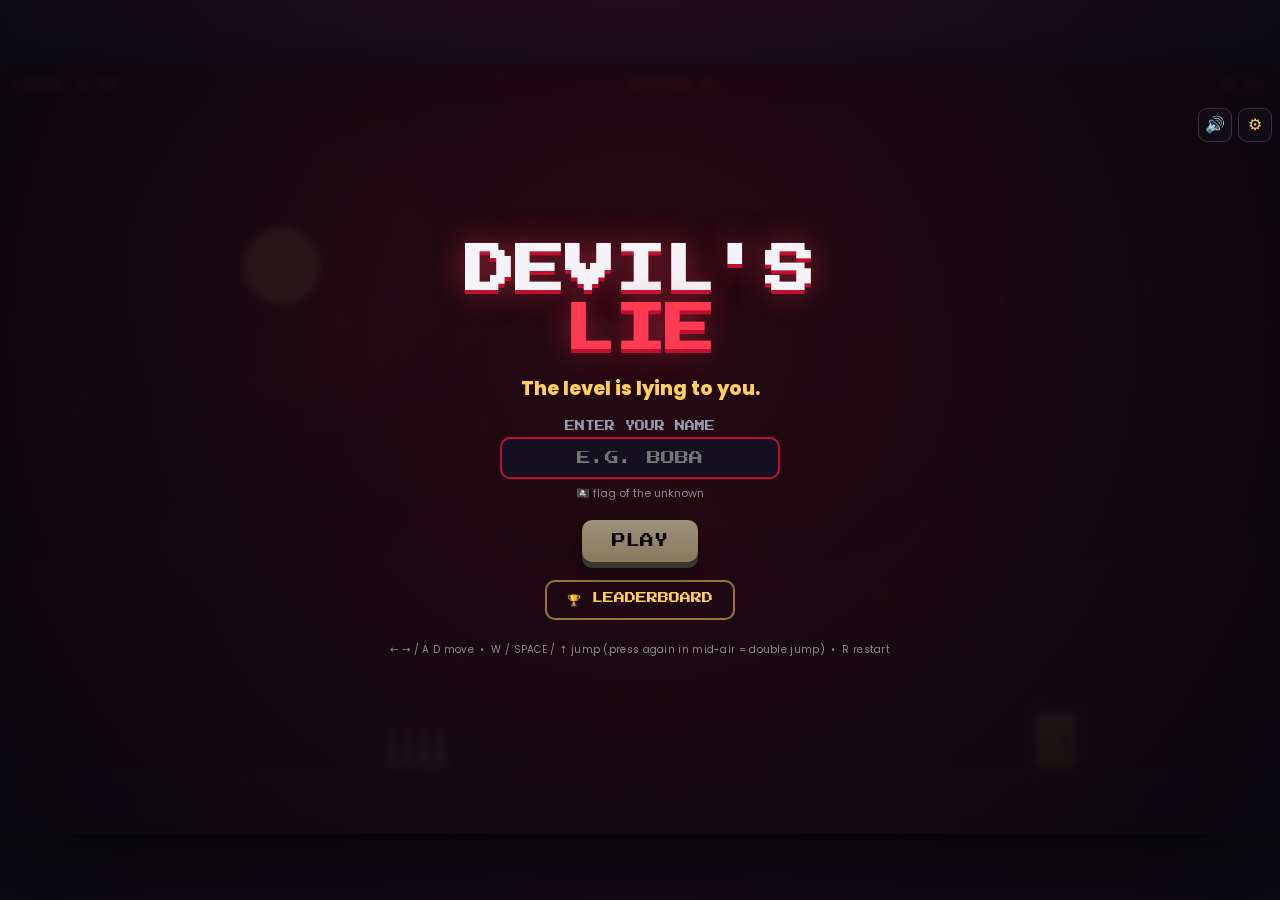
<file: index.html>
<!DOCTYPE html>
<html lang="en">
<head>
  <meta charset="UTF-8" />
  <meta name="viewport" content="width=device-width, initial-scale=1.0, maximum-scale=1.0, user-scalable=no, viewport-fit=cover" />
  <meta name="theme-color" content="#0b0b12" />
  <title>Devil's Lie — a troll platformer</title>
  <link rel="preconnect" href="https://fonts.googleapis.com" />
  <link rel="preconnect" href="https://fonts.gstatic.com" crossorigin />
  <link href="https://fonts.googleapis.com/css2?family=Press+Start+2P&family=Poppins:wght@400;600;800&display=swap" rel="stylesheet" />
  <link rel="stylesheet" href="style.css" />
</head>
<body>
  <div id="frame">
    <canvas id="game" width="800" height="480"></canvas>

    <!-- HUD -->
    <div id="hud">
      <span id="hud-level">LEVEL 1</span>
      <span id="hud-deaths">DEATHS 0</span>
      <span id="hud-time">0.0s</span>
    </div>

    <!-- Fullscreen toggle -->
    <button id="fs-btn" tabindex="-1" title="Fullscreen" aria-label="Fullscreen">⛶</button>

    <!-- Top-right buttons: music + settings -->
    <div id="topbtns">
      <button id="music-btn" tabindex="-1" class="iconbtn" title="Music on/off" aria-label="Toggle music">♪</button>
      <button id="settings-btn" tabindex="-1" class="iconbtn" title="Settings" aria-label="Settings">⚙</button>
    </div>

    <!-- Touch controls (shown on touch devices) -->
    <div id="touch" class="hidden">
      <div class="t-left">
        <button class="tbtn" tabindex="-1" id="t-l">◀</button>
        <button class="tbtn" tabindex="-1" id="t-r">▶</button>
      </div>
      <div class="t-right">
        <button class="tbtn tbtn-jump" tabindex="-1" id="t-j">JUMP<small>×2 = double</small></button>
      </div>
    </div>

    <!-- Title -->
    <div class="overlay" id="title-screen">
      <h1 class="logo">DEVIL'S<span>LIE</span></h1>
      <p class="tag">The level is lying to you.</p>
      <div class="namebox">
        <label for="name-input">ENTER YOUR NAME</label>
        <input id="name-input" maxlength="14" autocomplete="off" spellcheck="false" placeholder="e.g. BOBA" />
        <p class="geo-line" id="geo-line">Detecting your flag…</p>
      </div>
      <button class="btn" id="start-btn">PLAY</button>
      <button class="btn ghost" id="lb-btn">🏆 LEADERBOARD</button>
      <p class="controls">← → / A D move &nbsp;•&nbsp; W / SPACE / ↑ jump (press again in mid-air = double jump) &nbsp;•&nbsp; R restart</p>
    </div>

    <!-- Win -->
    <div class="overlay hidden" id="win-screen">
      <h1 class="logo won">YOU<span>BEAT THE DEVIL</span></h1>
      <p class="tag" id="win-stats">Survived every lie.</p>
      <p class="sub" id="submit-status"></p>
      <button class="btn" id="again-btn">PLAY AGAIN</button>
      <button class="btn ghost" id="lb-btn2">🏆 LEADERBOARD</button>
    </div>

    <!-- Leaderboard -->
    <div class="overlay hidden" id="lb-screen">
      <h1 class="logo small">🏆 HALL OF SURVIVORS</h1>
      <p class="sub">Everyone who plays is here · finishers rank first (fewest deaths, then time) · then by furthest level</p>
      <div id="lb-podium" class="lb-podium"></div>
      <div id="lb-list" class="lb-list"></div>
      <div class="lb-actions">
        <button class="btn ghost" id="lb-refresh">↻ REFRESH</button>
        <button class="btn" id="lb-back">BACK</button>
      </div>
    </div>

    <!-- Settings -->
    <div class="overlay hidden" id="settings-screen">
      <h1 class="logo small">⚙ SETTINGS</h1>
      <div class="settings-box">
        <div class="set-row">
          <label>On-screen controls</label>
          <div class="seg" id="set-controls" role="group">
            <button data-v="auto">Auto</button><button data-v="on">On</button><button data-v="off">Off</button>
          </div>
        </div>
        <div class="set-row">
          <label>Button transparency <span id="set-op-val" class="set-val"></span></label>
          <input type="range" id="set-opacity" min="15" max="100" step="5" />
        </div>
        <div class="set-row">
          <label>Music</label>
          <div class="seg" id="set-music" role="group">
            <button data-v="on">On</button><button data-v="off">Off</button>
          </div>
        </div>
        <p class="set-note">Keyboard always works: ← → / A D to move · W / SPACE / ↑ to jump (again in mid-air = double jump) · R to restart</p>
      </div>
      <button class="btn" id="set-back">DONE</button>
    </div>

    <!-- Power pick (start of a run): one boon, one sacrifice -->
    <div class="overlay hidden" id="power-screen">
      <h2 class="power-kicker">CHOOSE YOUR CURSE</h2>
      <p class="power-sub">One power. One sacrifice. 😈</p>
      <div class="power-cards">
        <button class="pcard" data-pwr="dbljump">
          <canvas class="picon" width="120" height="120" data-icon="dbljump"></canvas>
          <div class="pname">DOUBLE JUMP</div>
          <div class="pboon">＋ jump again in mid-air</div>
          <div class="pcost">－ lower jump height</div>
        </button>
        <button class="pcard" data-pwr="speed">
          <canvas class="picon" width="120" height="120" data-icon="speed"></canvas>
          <div class="pname">SWIFT</div>
          <div class="pboon">＋ 25% move speed</div>
          <div class="pcost">－ lower jump height</div>
        </button>
        <button class="pcard" data-pwr="sight">
          <canvas class="picon" width="120" height="120" data-icon="sight"></canvas>
          <div class="pname">TRUE SIGHT</div>
          <div class="pboon">＋ see what's real vs a lie</div>
          <div class="pcost">－ lower jump height</div>
        </button>
      </div>
      <div class="parchment">
        <b>⚖ Sacrifice for power</b> — every gift weakens something. The Devil always takes his due.
      </div>
      <button class="btn ghost" id="power-skip">play with no power →</button>
    </div>

    <!-- Stage interstitial (between acts) -->
    <div class="overlay hidden" id="stage-screen">
      <h2 class="stage-kicker" id="stage-kicker">STAGE 2</h2>
      <h1 class="logo" id="stage-title">THE VOID</h1>
      <p class="tag" id="stage-tag">It only gets meaner from here.</p>
      <button class="btn" id="stage-go">ENTER →</button>
    </div>

    <!-- Rotate prompt (portrait on touch) -->
    <div class="overlay hidden" id="rotate-screen">
      <div class="phone"><div class="phone-inner"></div></div>
      <h2>Rotate your device</h2>
      <p class="sub">Devil's Lie plays best in landscape. Turn your phone sideways 🔄</p>
    </div>
  </div>

  <script src="levels.js"></script>
  <script src="leaderboard.js"></script>
  <script src="game.js"></script>
</body>
</html>
</file>
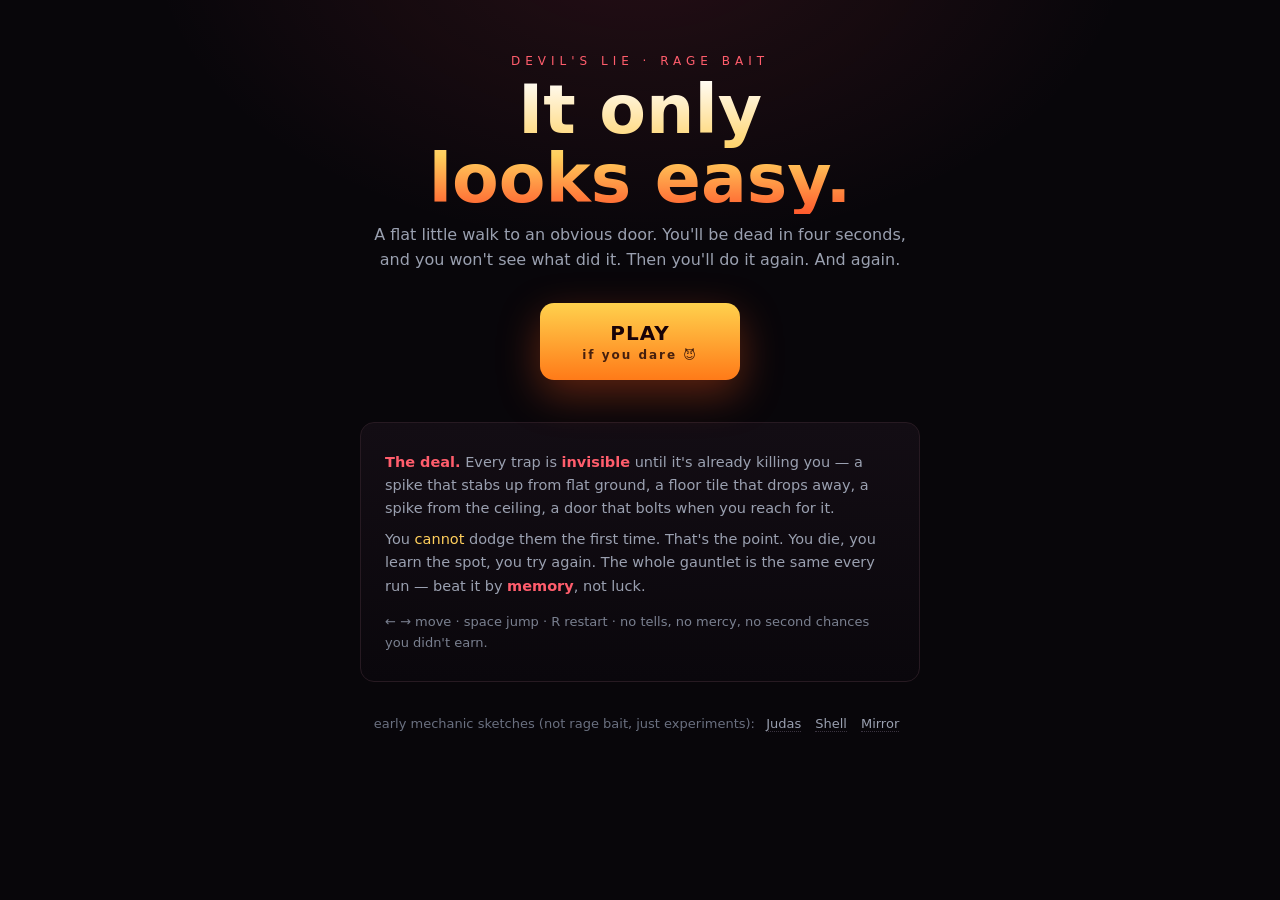
<file: rage/index.html>
<!doctype html>
<html lang="en"><head>
<meta charset="utf-8"/>
<meta name="viewport" content="width=device-width, initial-scale=1.0"/>
<title>Devil's Lie — Rage Bait</title>
<style>
  :root{--bg:#08060a;--ink:#ece4df;--mut:#9aa0b0;--crim:#ff5d6c}
  *{box-sizing:border-box}
  html,body{margin:0;background:radial-gradient(820px 520px at 50% -8%,rgba(255,77,106,.12),transparent 60%),var(--bg);
    color:var(--ink);font-family:system-ui,sans-serif;min-height:100%}
  .wrap{max-width:760px;margin:0 auto;padding:54px 22px 80px;text-align:center}
  .kick{letter-spacing:5px;font-size:12px;text-transform:uppercase;color:var(--crim)}
  h1{font-size:clamp(38px,9vw,68px);margin:.1em 0 .1em;line-height:1.02;
    background:linear-gradient(180deg,#fff,#ffcf5c 58%,#ff5a2d);-webkit-background-clip:text;background-clip:text;color:transparent}
  .sub{color:var(--mut);max-width:560px;margin:8px auto 0;line-height:1.6;font-size:16px}
  .play{display:inline-block;margin-top:30px;padding:18px 42px;border-radius:14px;text-decoration:none;font-weight:800;
    font-size:20px;letter-spacing:1px;color:#180207;background:linear-gradient(180deg,#ffd14d,#ff7a18);
    box-shadow:0 14px 40px rgba(255,90,30,.35);transition:.16s}
  .play:hover{transform:translateY(-3px);box-shadow:0 20px 52px rgba(255,90,30,.5)}
  .play small{display:block;font-weight:600;font-size:12px;letter-spacing:2px;opacity:.8;margin-top:3px}
  .how{margin:42px auto 0;max-width:560px;text-align:left;background:linear-gradient(180deg,#130d14,#0a070c);
    border:1px solid #271a22;border-radius:14px;padding:20px 24px}
  .how b{color:var(--crim)} .how p{color:var(--mut);line-height:1.6;margin:8px 0;font-size:14.5px}
  .how .warn{color:#ffcf5c}
  .alts{margin-top:34px;font-size:13px;color:#6a7080}
  .alts a{color:#9aa0b0;text-decoration:none;margin:0 7px;border-bottom:1px dotted #3a3340}
  .alts a:hover{color:var(--crim)}
</style></head>
<body>
<div class="wrap">
  <div class="kick">Devil's Lie · rage bait</div>
  <h1>It only<br>looks easy.</h1>
  <p class="sub">A flat little walk to an obvious door. You'll be dead in four seconds, and you won't see what did it. Then you'll do it again. And again.</p>
  <a class="play" href="rage.html">PLAY<small>if you dare 😈</small></a>

  <div class="how">
    <p><b>The deal.</b> Every trap is <b>invisible</b> until it's already killing you — a spike that stabs up from flat ground, a floor tile that drops away, a spike from the ceiling, a door that bolts when you reach for it.</p>
    <p>You <span class="warn">cannot</span> dodge them the first time. That's the point. You die, you learn the spot, you try again. The whole gauntlet is the same every run — beat it by <b>memory</b>, not luck.</p>
    <p style="color:#7a8090;font-size:13px;margin-top:14px">← → move · space jump · R restart · no tells, no mercy, no second chances you didn't earn.</p>
  </div>

  <div class="alts">early mechanic sketches (not rage bait, just experiments):
    <a href="judas.html">Judas</a><a href="shell.html">Shell</a><a href="mirror.html">Mirror</a>
  </div>
</div>
</body></html>
</file>
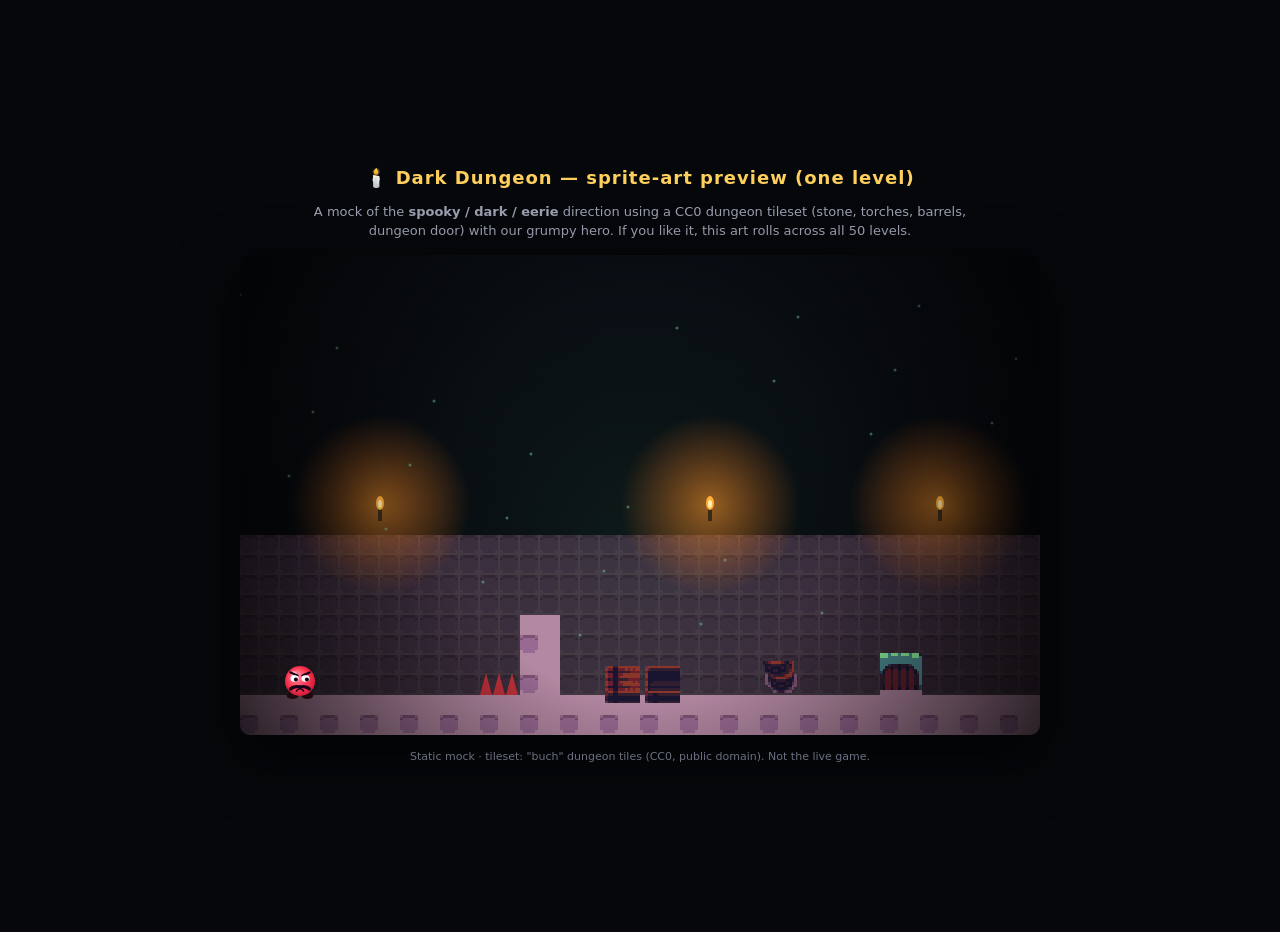
<file: preview-dungeon.html>
<!doctype html>
<html lang="en"><head>
<meta charset="utf-8" />
<meta name="viewport" content="width=device-width, initial-scale=1.0" />
<title>Devil's Lie — Dark Dungeon art preview</title>
<style>
  html,body{margin:0;height:100%;background:#05070a;color:#cdd3df;font-family:system-ui,sans-serif;
    display:flex;flex-direction:column;align-items:center;justify-content:center;gap:14px;text-align:center;padding:16px}
  h1{font-size:18px;margin:0;color:#ffcf5c;letter-spacing:1px}
  p{margin:0;font-size:13px;color:#9aa0b0;max-width:680px;line-height:1.5}
  canvas{image-rendering:pixelated;width:min(800px,96vw);border-radius:10px;box-shadow:0 20px 60px rgba(0,0,0,.6)}
  .note{font-size:11px;color:#6a7080}
</style></head>
<body>
  <h1>🕯️ Dark Dungeon — sprite-art preview (one level)</h1>
  <p>A mock of the <b>spooky / dark / eerie</b> direction using a CC0 dungeon tileset (stone, torches,
     barrels, dungeon door) with our grumpy hero. If you like it, this art rolls across all 50 levels.</p>
  <canvas id="c" width="800" height="480"></canvas>
  <p class="note">Static mock · tileset: "buch" dungeon tiles (CC0, public domain). Not the live game.</p>
<script>
const T=16,S=40,img=new Image(); let x;
function tile(col,row,dx,dy,size){x.imageSmoothingEnabled=false;x.drawImage(img,col*T,row*T,T,T,dx,dy,size||S,size||S);}
function torch(px,py){
  const g=x.createRadialGradient(px,py,4,px,py,90); g.addColorStop(0,'rgba(255,150,40,0.55)'); g.addColorStop(1,'rgba(255,120,30,0)');
  x.fillStyle=g; x.fillRect(px-90,py-90,180,180);
  x.fillStyle='#3a2a1a'; x.fillRect(px-2,py,4,16);
  x.fillStyle='#ffae3a'; x.beginPath(); x.ellipse(px,py-2,4,7,0,0,7); x.fill();
  x.fillStyle='#fff0b0'; x.beginPath(); x.ellipse(px,py-1,2,4,0,0,7); x.fill();
}
img.onload=()=>{
  const c=document.getElementById('c'); x=c.getContext('2d');
  const g=x.createLinearGradient(0,0,0,480); g.addColorStop(0,'#0a0e14'); g.addColorStop(1,'#05070a'); x.fillStyle=g; x.fillRect(0,0,800,480);
  const h=x.createRadialGradient(400,300,40,400,300,420); h.addColorStop(0,'rgba(40,90,70,0.18)'); h.addColorStop(1,'rgba(0,0,0,0)'); x.fillStyle=h; x.fillRect(0,0,800,480);
  x.globalAlpha=0.35; for(let r=7;r<11;r++)for(let col=0;col<20;col++) tile(7,2,col*40,r*40); x.globalAlpha=1;
  torch(140,250); torch(470,250); torch(700,250);
  for(let col=0;col<20;col++) tile(7,1,col*40,440);
  tile(7,1,280,400); tile(7,1,280,360);
  tile(16,1,360,408,40); tile(16,2,400,408,40); tile(13,8,520,406,42);
  tile(2,8,16*40,398,42);
  x.fillStyle='#c0303a'; for(let i=0;i<3;i++){const sx=6*40+i*13; x.beginPath(); x.moveTo(sx,440); x.lineTo(sx+6,418); x.lineTo(sx+12,440); x.closePath(); x.fill();}
  x.fillStyle='rgba(120,200,160,0.5)'; for(let i=0;i<24;i++){const mx=(i*97%800),my=(i*53%360)+40; x.beginPath(); x.arc(mx,my,1.5,0,7); x.fill();}
  const v=x.createRadialGradient(400,240,200,400,240,460); v.addColorStop(0,'rgba(0,0,0,0)'); v.addColorStop(1,'rgba(0,0,0,0.75)'); x.fillStyle=v; x.fillRect(0,0,800,480);
  drawGuy(1*40+20,440-14);
};
function drawGuy(cx,cy){const R=15;x.save();x.translate(cx,cy);
  x.strokeStyle='#7a0c1c';x.lineWidth=3;x.lineCap='round';
  x.beginPath();x.moveTo(-R*0.42,R*0.5);x.lineTo(-R*0.42,R*0.98-3);x.stroke();
  x.beginPath();x.moveTo(R*0.42,R*0.5);x.lineTo(R*0.42,R*0.98-3);x.stroke();
  x.fillStyle='#1c0a0e';x.beginPath();x.ellipse(-R*0.42-1,R*0.98,6,3.4,0,0,7);x.fill();x.beginPath();x.ellipse(R*0.42+1,R*0.98,6,3.4,0,0,7);x.fill();
  const bg=x.createRadialGradient(-R*0.3,-R*0.4,2,0,0,R*1.2);bg.addColorStop(0,'#ff8aa0');bg.addColorStop(.5,'#ff3b54');bg.addColorStop(1,'#c01030');
  x.fillStyle=bg;x.beginPath();x.arc(0,0,R,0,7);x.fill();
  x.fillStyle='rgba(255,255,255,.5)';x.beginPath();x.ellipse(-R*0.38,-R*0.42,R*0.16,R*0.24,-0.5,0,7);x.fill();
  const ex=5.5;x.strokeStyle='#160018';x.lineWidth=2.4;x.lineCap='round';
  x.beginPath();x.moveTo(-ex-4,-8.5);x.lineTo(-ex+3,-5.5);x.stroke();x.beginPath();x.moveTo(ex+4,-8.5);x.lineTo(ex-3,-5.5);x.stroke();
  x.fillStyle='#fff';x.beginPath();x.ellipse(-ex,-2.5,4,3.2,0,0,7);x.fill();x.beginPath();x.ellipse(ex,-2.5,4,3.2,0,0,7);x.fill();
  x.fillStyle='#160018';x.beginPath();x.arc(-ex+1.4,-1.6,2,0,7);x.fill();x.beginPath();x.arc(ex+1.4,-1.6,2,0,7);x.fill();
  x.strokeStyle='#160018';x.lineWidth=1.5;x.beginPath();x.arc(0,12,4,1.15*Math.PI,1.85*Math.PI);x.stroke();
  x.lineWidth=3.2;x.beginPath();x.moveTo(0,6);x.quadraticCurveTo(-6,4.5,-9.5,8);x.stroke();x.beginPath();x.moveTo(0,6);x.quadraticCurveTo(6,4.5,9.5,8);x.stroke();
  x.fillStyle='#160018';x.beginPath();x.arc(0,6,1.6,0,7);x.fill();x.restore();}
img.src='assets/dungeon-tileset.png';
</script>
</body></html>
</file>
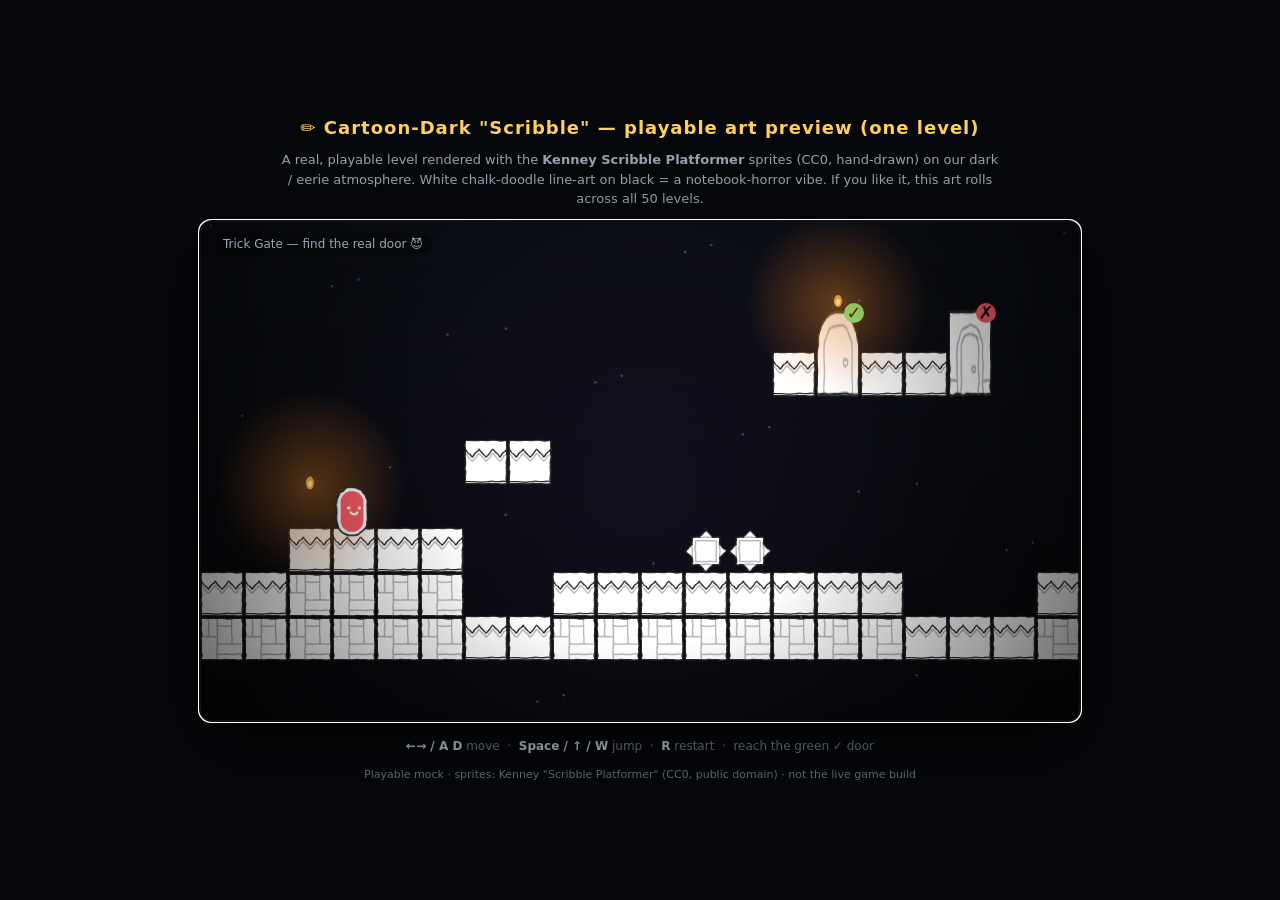
<file: preview-sprites.html>
<!doctype html>
<html lang="en"><head>
<meta charset="utf-8" />
<meta name="viewport" content="width=device-width, initial-scale=1.0" />
<title>Devil's Lie — Scribble (cartoon-dark) art preview</title>
<style>
  html,body{margin:0;height:100%;background:#05070a;color:#cdd3df;
    font-family:system-ui,sans-serif;display:flex;flex-direction:column;align-items:center;
    justify-content:center;gap:12px;text-align:center;padding:14px;box-sizing:border-box}
  h1{font-size:18px;margin:0;color:#ffcf5c;letter-spacing:1px}
  p{margin:0;font-size:13px;color:#9aa0b0;max-width:720px;line-height:1.5}
  .wrap{position:relative}
  canvas{image-rendering:auto;width:min(880px,96vw);border-radius:12px;
    box-shadow:0 24px 70px rgba(0,0,0,.7);background:#06080c}
  .hint{font-size:12px;color:#7a8090}
  .hint b{color:#cdd3df}
  .note{font-size:11px;color:#6a7080}
  .tag{position:absolute;left:14px;top:12px;font-size:12px;color:#9aa6b8;
    background:rgba(0,0,0,.35);padding:4px 9px;border-radius:7px}
</style></head>
<body>
  <h1>✏️ Cartoon-Dark "Scribble" — playable art preview (one level)</h1>
  <p>A real, playable level rendered with the <b>Kenney Scribble Platformer</b> sprites (CC0, hand-drawn)
     on our dark / eerie atmosphere. White chalk-doodle line-art on black = a notebook-horror vibe.
     If you like it, this art rolls across all 50 levels.</p>
  <div class="wrap">
    <canvas id="c" width="880" height="500"></canvas>
    <div class="tag" id="tag">Trick Gate — find the real door 😈</div>
  </div>
  <p class="hint"><b>←→ / A D</b> move &nbsp;·&nbsp; <b>Space / ↑ / W</b> jump &nbsp;·&nbsp; <b>R</b> restart &nbsp;·&nbsp; reach the green ✓ door</p>
  <p class="note">Playable mock · sprites: Kenney "Scribble Platformer" (CC0, public domain) · not the live game build</p>
<script>
const cv=document.getElementById('c'), x=cv.getContext('2d');
const W=880,H=500,T=44;                 // tile display size
const COLS=20, ROWS=H/T|0;
// ---- load sprites ----
const SRC={stone:'tile_stone',grass:'tile_grass',top:'tile_top',spike:'tile_spike',
  door:'tile_door',fake:'tile_blockDoor',hero:'character_roundRed'};
const IMG={}; let loaded=0, total=Object.keys(SRC).length;
for(const k in SRC){ const im=new Image(); im.onload=()=>{ if(++loaded===total) start(); };
  im.src='assets/sprites/'+SRC[k]+'.png'; IMG[k]=im; }

// ---- one hand-authored level (mirrors a real Devil's Lie layout) ----
// #=stone  ^=spike  D=real door(✓)  X=fake door(✗)  .=empty  S=spawn
const MAP=[
  "....................",
  "....................",
  "..............D..X..",   // two doors up on a ledge — one lies
  ".............####...",
  "....................",
  "......##............",
  "...S................",
  "..####.....^^.......",
  "######..########...#",
  "####################",
];
const realDoor={c:14,r:2}, fakeDoor={c:17,r:2};
let solid, spikes, p, won, dead, keys={};
function parse(){
  solid=[]; spikes=[]; let sx=2,sy=6;
  for(let r=0;r<MAP.length;r++){ solid[r]=[];
    for(let c=0;c<COLS;c++){ const ch=MAP[r][c]||'.';
      solid[r][c] = (ch==='#');
      if(ch==='^') spikes.push({c,r});
      if(ch==='S'){ sx=c; sy=r; }
    } }
  p={x:sx*T+4, y:sy*T, w:T-12, h:T-8, vx:0, vy:0, onG:false, dir:1, t:0};
  won=false; dead=false;
}
function solidAt(c,r){ return r>=0&&r<MAP.length&&c>=0&&c<COLS&&solid[r][c]; }

// ---- physics (same spirit as the game: gravity, coyote jump) ----
const GRAV=2100, MOVE=210, JUMP=720;
function step(dt){
  if(won||dead){ p.t+=dt; return; }
  p.t+=dt;
  const left=keys['arrowleft']||keys['a'], right=keys['arrowright']||keys['d'];
  p.vx = (right?1:0)*MOVE - (left?1:0)*MOVE;
  if(right)p.dir=1; if(left)p.dir=-1;
  if((keys['arrowup']||keys['w']||keys[' '])&&p.onG){ p.vy=-JUMP; p.onG=false; }
  p.vy += GRAV*dt; if(p.vy>900)p.vy=900;
  // horizontal
  p.x += p.vx*dt;
  let c0=Math.floor(p.x/T), c1=Math.floor((p.x+p.w)/T), r0=Math.floor(p.y/T), r1=Math.floor((p.y+p.h)/T);
  for(let r=r0;r<=r1;r++){
    if(p.vx>0&&solidAt(c1,r)){ p.x=c1*T-p.w-0.01; }
    if(p.vx<0&&solidAt(c0,r)){ p.x=(c0+1)*T+0.01; }
  }
  // vertical
  p.y += p.vy*dt; p.onG=false;
  c0=Math.floor(p.x/T); c1=Math.floor((p.x+p.w)/T); r0=Math.floor(p.y/T); r1=Math.floor((p.y+p.h)/T);
  for(let c=c0;c<=c1;c++){
    if(p.vy>0&&solidAt(c,r1)){ p.y=r1*T-p.h-0.01; p.vy=0; p.onG=true; }
    if(p.vy<0&&solidAt(c,r0)){ p.y=(r0+1)*T+0.01; p.vy=0; }
  }
  // fall out / spikes
  if(p.y>H+80) dead=true;
  for(const s of spikes){ if(rectHit(p.x,p.y,p.w,p.h, s.c*T+6, s.r*T+18, T-12, T-20)){ dead=true; } }
  // doors
  if(doorHit(realDoor)) won=true;
  if(doorHit(fakeDoor)) dead=true;
}
function rectHit(ax,ay,aw,ah,bx,by,bw,bh){ return ax<bx+bw&&ax+aw>bx&&ay<by+bh&&ay+ah>by; }
function doorHit(d){ return rectHit(p.x,p.y,p.w,p.h, d.c*T+8, d.r*T, T-16, T*2-4); }

// ---- render ----
let torchT=0;
function torch(px,py){
  const fl=0.8+0.2*Math.sin(torchT*7+px);
  const g=x.createRadialGradient(px,py,3,px,py,120*fl); g.addColorStop(0,'rgba(255,150,40,'+(0.5*fl)+')');
  g.addColorStop(1,'rgba(255,120,30,0)'); x.fillStyle=g; x.fillRect(px-130,py-130,260,260);
  x.fillStyle='#ffae3a'; x.beginPath(); x.ellipse(px,py-2,4,8*fl,0,0,7); x.fill();
  x.fillStyle='#fff0b0'; x.beginPath(); x.ellipse(px,py-1,2,4*fl,0,0,7); x.fill();
}
function draw(){
  // bg
  const g=x.createLinearGradient(0,0,0,H); g.addColorStop(0,'#0b0f16'); g.addColorStop(1,'#05070a');
  x.fillStyle=g; x.fillRect(0,0,W,H);
  const h=x.createRadialGradient(W/2,H*0.55,40,W/2,H*0.55,520); h.addColorStop(0,'rgba(60,30,80,0.20)');
  h.addColorStop(1,'rgba(0,0,0,0)'); x.fillStyle=h; x.fillRect(0,0,W,H);
  // drifting dust motes
  x.fillStyle='rgba(150,140,200,0.4)';
  for(let i=0;i<30;i++){ const mx=(i*137+torchT*12*(i%3+1))%W, my=(i*53+Math.sin(torchT+i)*6)%H; x.beginPath(); x.arc(mx,my,1.3,0,7); x.fill(); }
  // tiles
  x.imageSmoothingEnabled=true;
  for(let r=0;r<MAP.length;r++)for(let c=0;c<COLS;c++){
    if(!solid[r][c]) continue;
    const surface = !solidAt(c,r-1);
    x.drawImage(IMG.stone, c*T, r*T, T, T);
    if(surface) x.drawImage(IMG.grass, c*T, r*T-2, T, T);  // chalk grass cap on exposed tops
  }
  for(const s of spikes) x.drawImage(IMG.spike, s.c*T, s.r*T, T, T);
  // doors (with truth badges, like the real game)
  drawDoor(realDoor, IMG.door, true);
  drawDoor(fakeDoor, IMG.fake, false);
  // torches near the doors + start
  torch(realDoor.c*T+T/2, realDoor.r*T-6); torch(2.5*T, 6*T);
  // hero
  drawHero();
  // overlays
  if(won){ banner('YOU FOUND THE TRUTH ✓','#7CFC8A'); }
  if(dead){ banner('THE LEVEL LIED 😈  —  press R','#ff5d6c'); }
  // vignette
  const v=x.createRadialGradient(W/2,H*0.45,200,W/2,H*0.45,560); v.addColorStop(0,'rgba(0,0,0,0)');
  v.addColorStop(1,'rgba(0,0,0,0.7)'); x.fillStyle=v; x.fillRect(0,0,W,H);
}
function drawDoor(d,img,real){
  x.drawImage(img, d.c*T, d.r*T, T, T*2);
  // truth badge
  x.font='bold 18px system-ui'; x.textAlign='center';
  x.fillStyle=real?'#7CFC8A':'#ff5d6c';
  x.beginPath(); x.arc(d.c*T+T-6, d.r*T+4, 10, 0, 7); x.fill();
  x.fillStyle='#0a0a0a'; x.fillText(real?'✓':'✗', d.c*T+T-6, d.r*T+10);
}
function drawHero(){
  const cx=p.x+p.w/2, cy=p.y+p.h/2;
  const bob=Math.sin(p.t*9)* (Math.abs(p.vx)>5?2.5:1.2);
  x.save(); x.translate(cx, cy+bob); x.scale(p.dir,1);
  const s=T+8;
  x.drawImage(IMG.hero, -s/2, -s/2, s, s);
  x.restore();
}
function banner(text,col){
  x.fillStyle='rgba(0,0,0,0.55)'; x.fillRect(0,H/2-38,W,76);
  x.fillStyle=col; x.font='bold 30px system-ui'; x.textAlign='center'; x.textBaseline='middle';
  x.fillText(text, W/2, H/2); x.textBaseline='alphabetic';
}

// ---- loop + input ----
let last=0;
function frame(ts){ const dt=Math.min(0.033,(ts-last)/1000||0); last=ts; torchT+=dt; step(dt); draw(); requestAnimationFrame(frame); }
addEventListener('keydown',e=>{ const k=e.key.toLowerCase(); keys[k]=true;
  if(k==='r'){ parse(); } if([' ','arrowup','arrowdown','arrowleft','arrowright'].includes(k)) e.preventDefault(); });
addEventListener('keyup',e=>{ keys[e.key.toLowerCase()]=false; });
cv.tabIndex=0; cv.addEventListener('click',()=>cv.focus());
function start(){ parse(); cv.focus(); requestAnimationFrame(frame); }
</script>
</body></html>
</file>
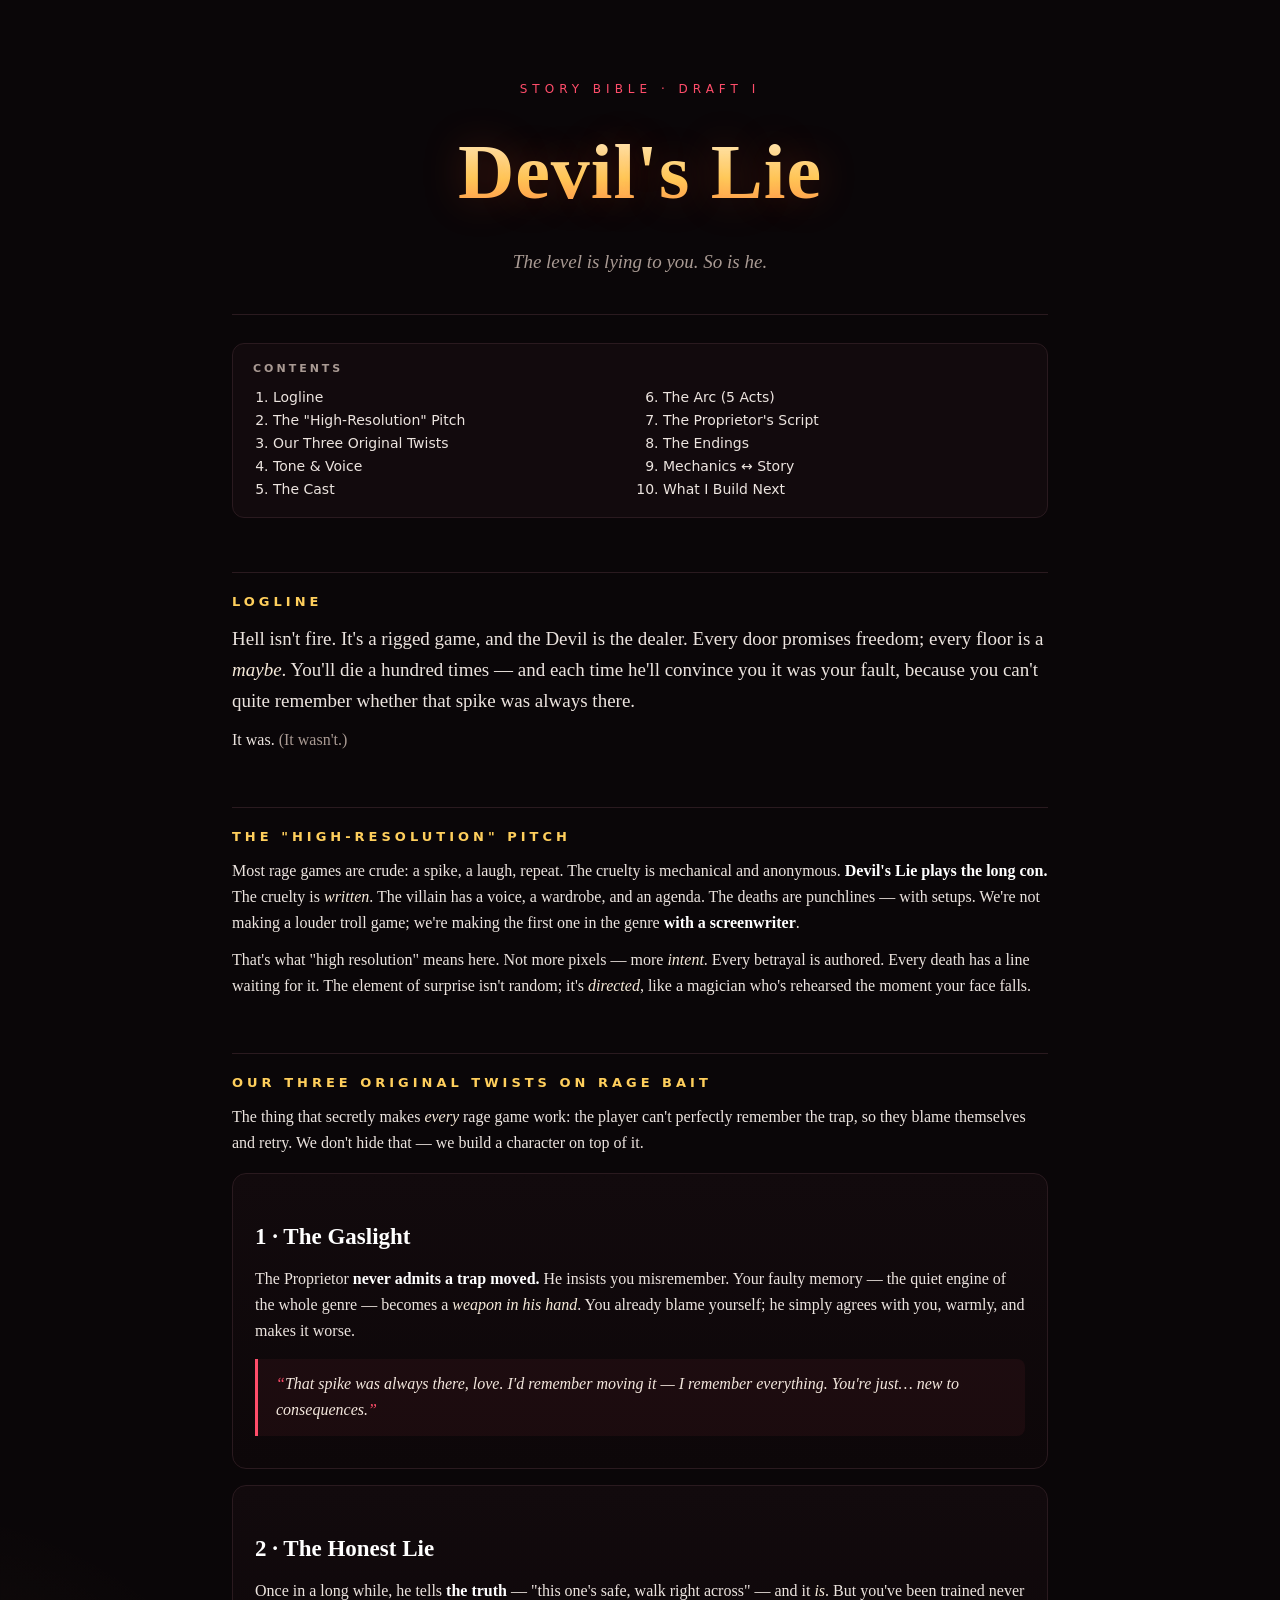
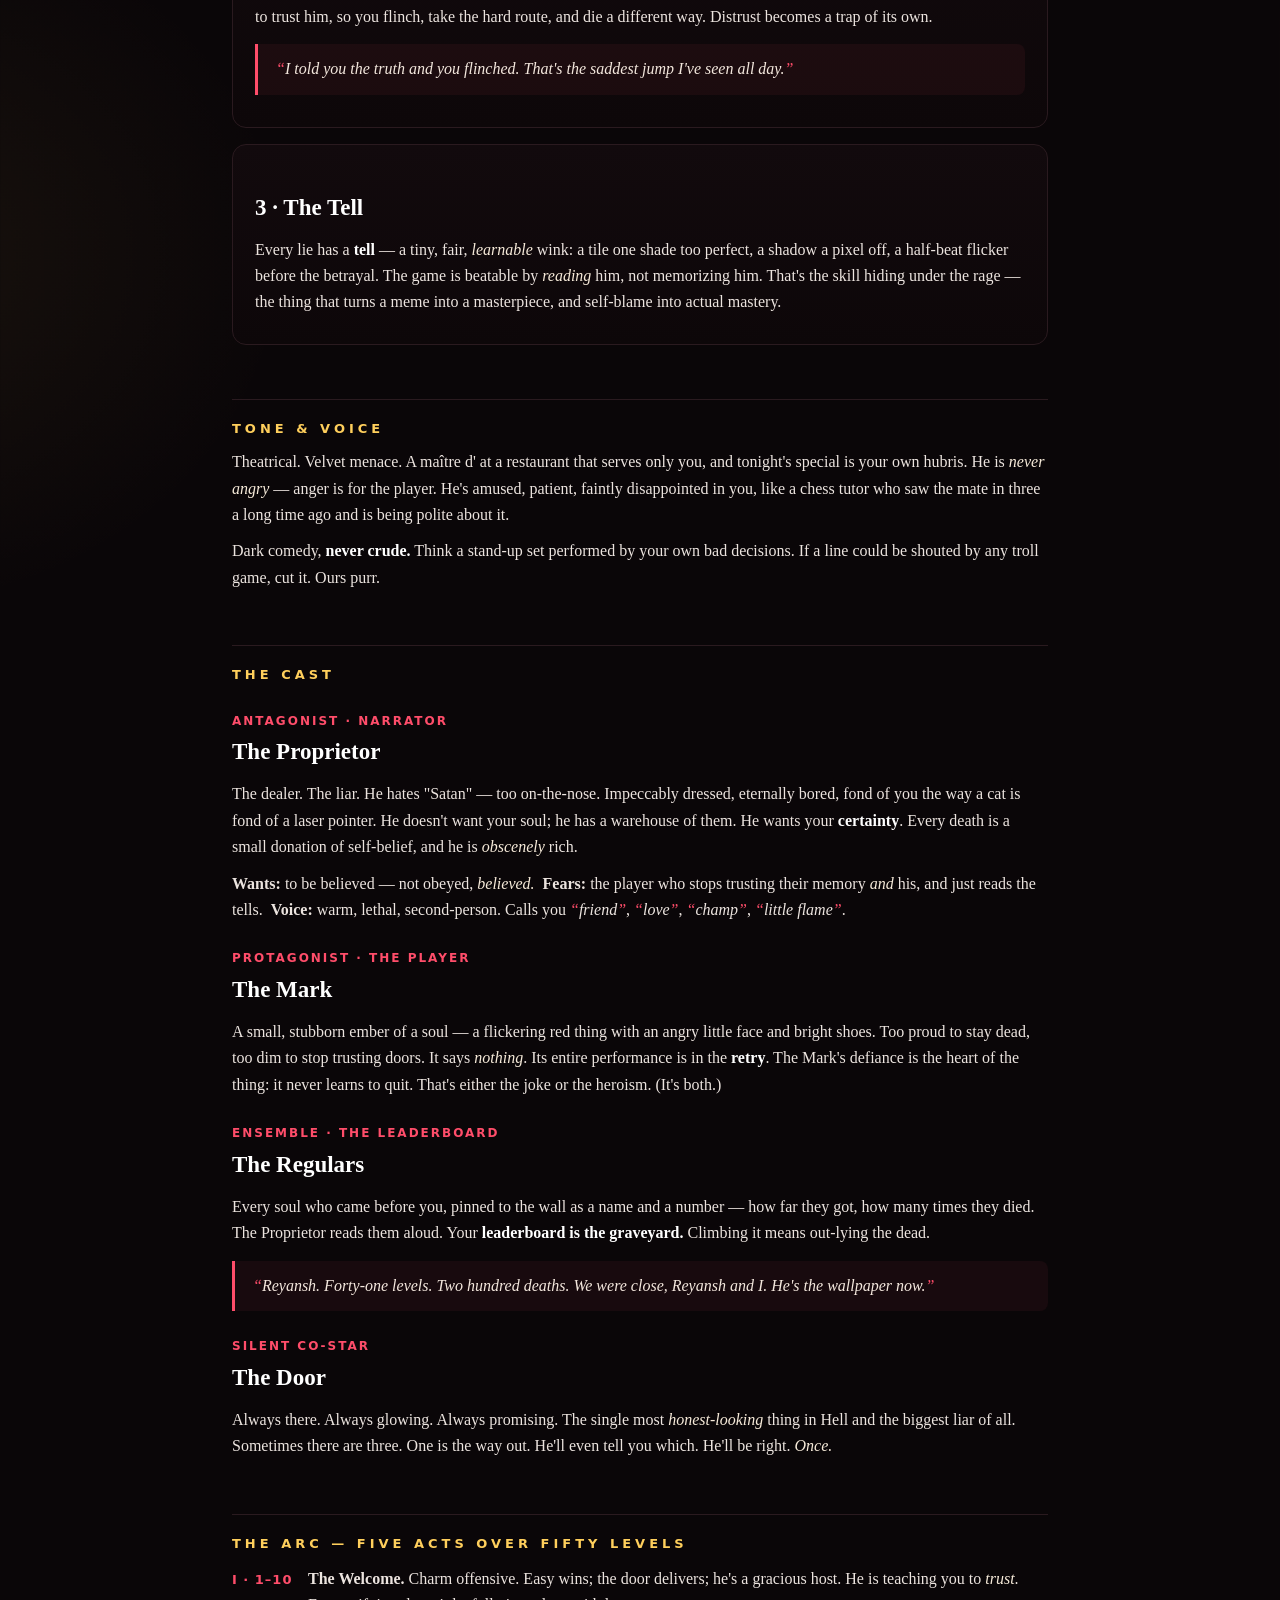
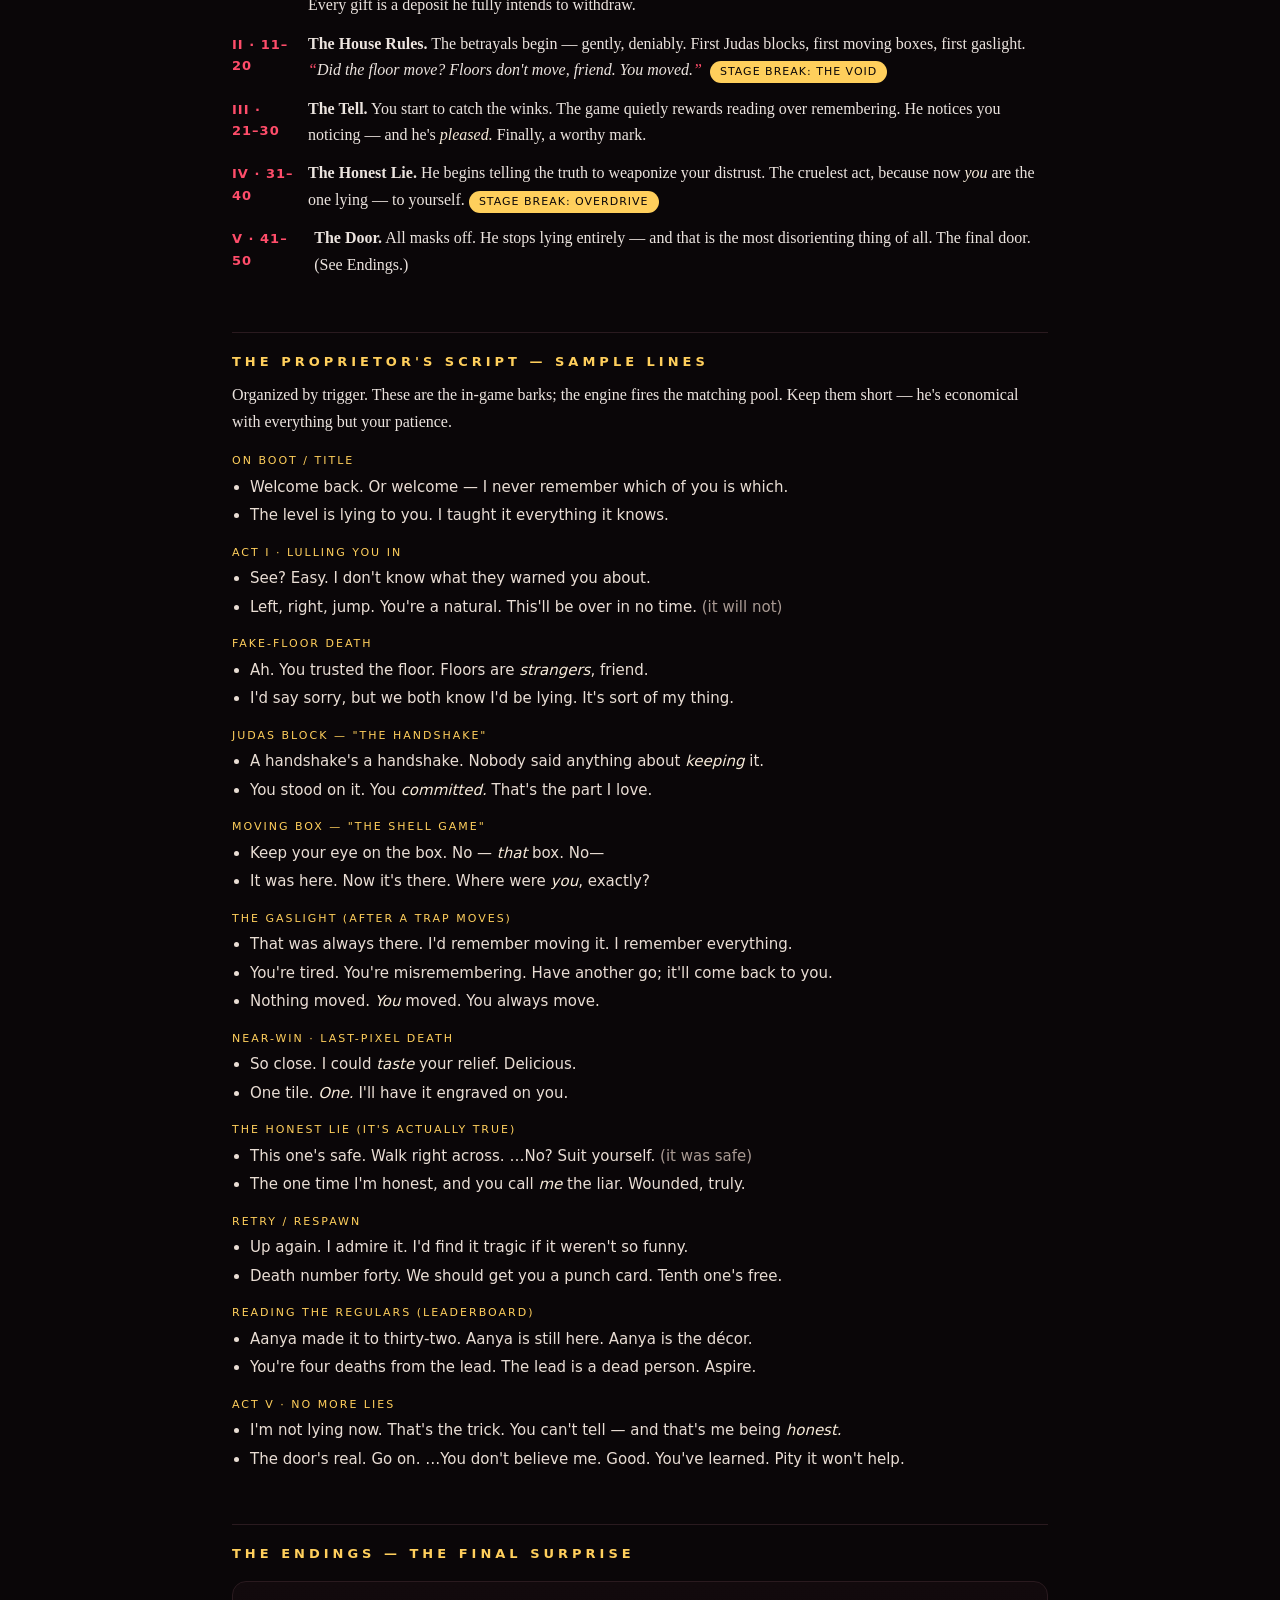
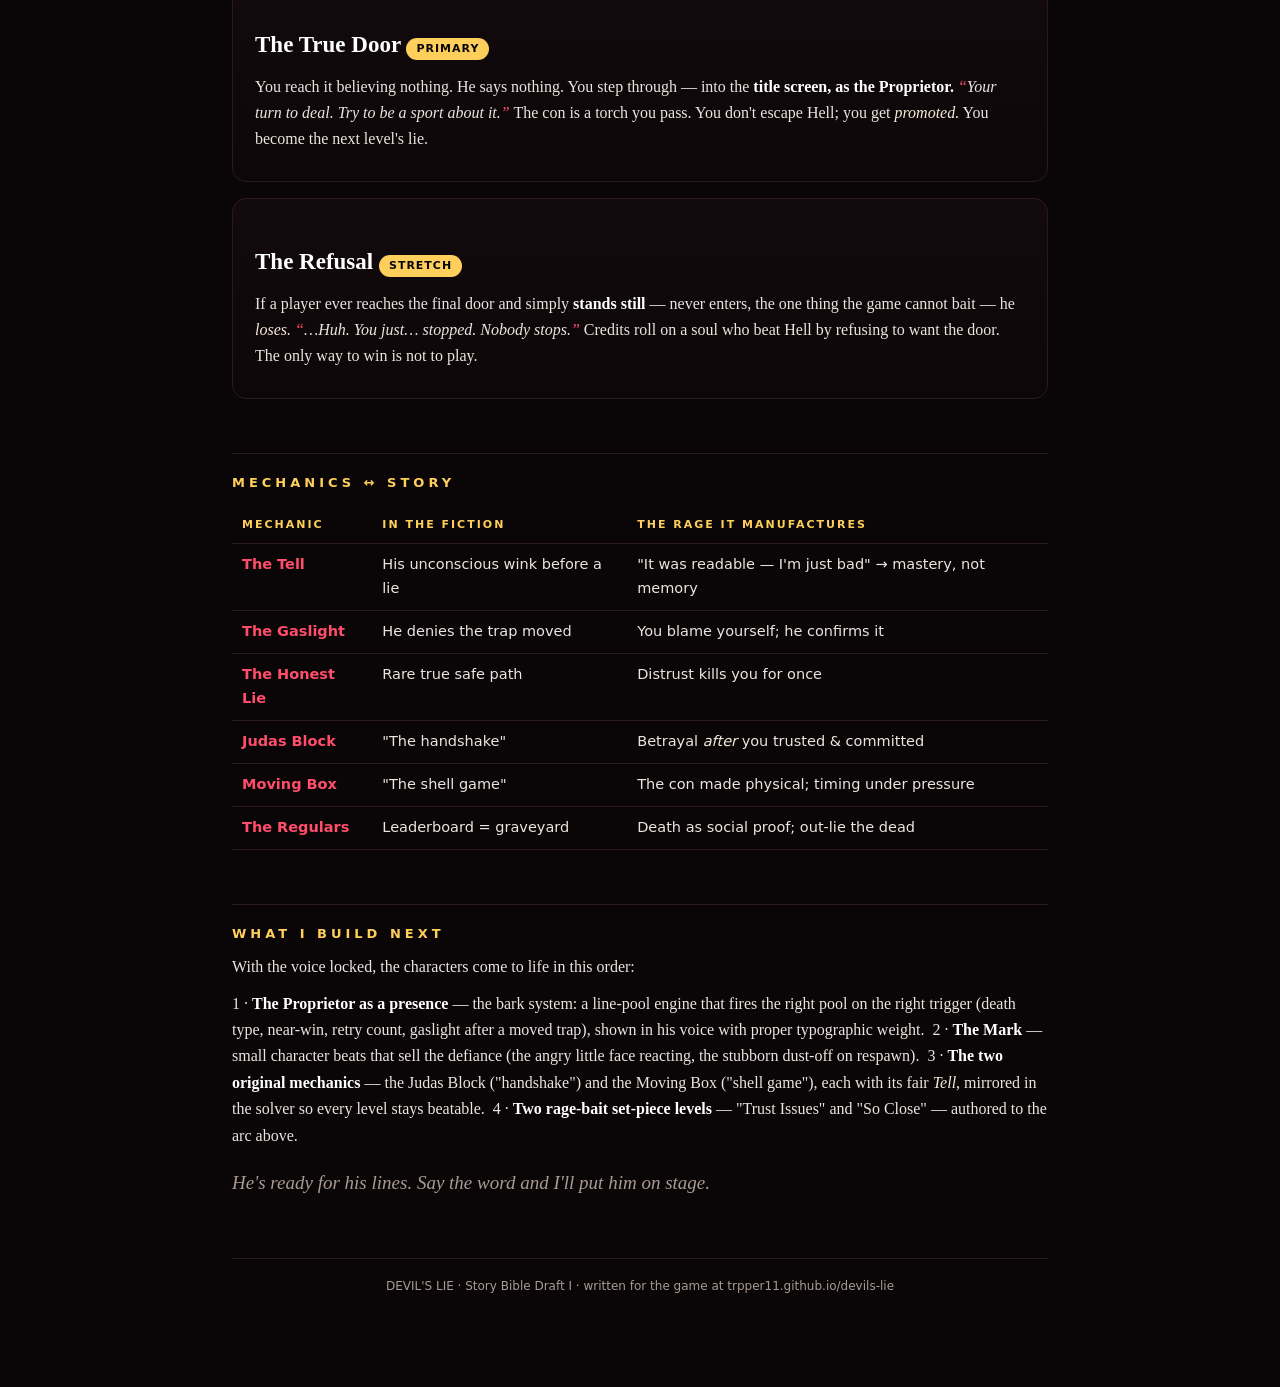
<file: script.html>
<!doctype html>
<html lang="en"><head>
<meta charset="utf-8" />
<meta name="viewport" content="width=device-width, initial-scale=1.0" />
<title>Devil's Lie — The Script & Story Bible</title>
<style>
  :root{ --bg:#0a0608; --bg2:#120a0d; --ink:#ece4df; --mut:#a99a93; --gold:#ffcf5c; --crim:#ff4d6a; --crim2:#c01030; --line:#2a1a1f; }
  *{box-sizing:border-box}
  html,body{margin:0;background:var(--bg);color:var(--ink);font-family:"Georgia",serif;line-height:1.65}
  body{background:
    radial-gradient(900px 500px at 80% -10%, rgba(255,77,106,0.10), transparent 60%),
    radial-gradient(700px 600px at -10% 30%, rgba(255,207,92,0.06), transparent 60%),
    var(--bg);}
  .wrap{max-width:860px;margin:0 auto;padding:40px 22px 90px}
  header.hero{text-align:center;padding:40px 0 26px;border-bottom:1px solid var(--line)}
  .kicker{font-family:system-ui,sans-serif;letter-spacing:5px;font-size:12px;color:var(--crim);text-transform:uppercase}
  h1{font-size:clamp(40px,9vw,78px);margin:.1em 0 .05em;letter-spacing:1px;
     background:linear-gradient(180deg,#fff,#ffcf5c 55%,#ff6b3d);-webkit-background-clip:text;background-clip:text;color:transparent;
     text-shadow:0 0 40px rgba(255,90,40,.25)}
  .tag{font-style:italic;color:var(--mut);font-size:clamp(15px,2.6vw,19px)}
  h2{font-family:system-ui,sans-serif;font-size:13px;letter-spacing:4px;text-transform:uppercase;color:var(--gold);
     margin:54px 0 6px;padding-top:18px;border-top:1px solid var(--line)}
  h3{font-size:23px;margin:26px 0 4px;color:#fff}
  h3 .role{font-family:system-ui,sans-serif;font-size:12px;letter-spacing:2px;color:var(--crim);text-transform:uppercase;display:block;margin-bottom:2px}
  p{margin:10px 0}
  .lead{font-size:19px}
  em,i{color:#f6ead9}
  strong{color:#fff}
  a{color:var(--gold)}
  .toc{font-family:system-ui,sans-serif;font-size:14px;background:var(--bg2);border:1px solid var(--line);border-radius:12px;padding:16px 20px;margin:28px 0}
  .toc b{display:block;letter-spacing:3px;font-size:11px;text-transform:uppercase;color:var(--mut);margin-bottom:8px}
  .toc ol{margin:0;padding-left:20px;columns:2;column-gap:26px}
  .toc a{text-decoration:none;color:var(--ink)} .toc a:hover{color:var(--gold)}
  blockquote{margin:14px 0;padding:12px 18px;border-left:3px solid var(--crim);background:rgba(255,77,106,.06);
     font-style:italic;color:#f3e7dd;border-radius:0 8px 8px 0}
  .devil{font-style:italic}
  .devil:before{content:"“";color:var(--crim)} .devil:after{content:"”";color:var(--crim)}
  .lines{font-family:system-ui,sans-serif;font-style:normal;font-size:15px;line-height:1.5}
  .lines .trig{display:block;letter-spacing:2px;font-size:11px;text-transform:uppercase;color:var(--gold);margin:18px 0 4px}
  .lines ul{margin:4px 0;padding-left:18px} .lines li{margin:6px 0;color:#e9ddd4}
  .card{background:linear-gradient(180deg,var(--bg2),#0d0709);border:1px solid var(--line);border-radius:14px;padding:18px 22px;margin:16px 0}
  table{width:100%;border-collapse:collapse;font-family:system-ui,sans-serif;font-size:14.5px;margin:14px 0}
  th,td{text-align:left;padding:9px 10px;border-bottom:1px solid var(--line);vertical-align:top}
  th{color:var(--gold);font-size:11px;letter-spacing:2px;text-transform:uppercase}
  td b{color:var(--crim)}
  .act{display:flex;gap:14px;margin:12px 0;align-items:flex-start}
  .act .no{font-family:system-ui;font-weight:700;color:var(--crim);min-width:62px;font-size:13px;letter-spacing:1px;padding-top:3px}
  .foot{margin-top:60px;padding-top:18px;border-top:1px solid var(--line);font-family:system-ui,sans-serif;font-size:12px;color:var(--mut);text-align:center}
  .pill{display:inline-block;font-family:system-ui;font-size:11px;letter-spacing:1px;color:#0a0608;background:var(--gold);border-radius:20px;padding:2px 10px;text-transform:uppercase}
</style></head>
<body>
<div class="wrap">
  <header class="hero">
    <div class="kicker">Story Bible · Draft I</div>
    <h1>Devil's&nbsp;Lie</h1>
    <p class="tag">The level is lying to you. So is he.</p>
  </header>

  <nav class="toc">
    <b>Contents</b>
    <ol>
      <li><a href="#logline">Logline</a></li>
      <li><a href="#hires">The "High-Resolution" Pitch</a></li>
      <li><a href="#twists">Our Three Original Twists</a></li>
      <li><a href="#tone">Tone &amp; Voice</a></li>
      <li><a href="#cast">The Cast</a></li>
      <li><a href="#arc">The Arc (5 Acts)</a></li>
      <li><a href="#lines">The Proprietor's Script</a></li>
      <li><a href="#endings">The Endings</a></li>
      <li><a href="#mechanics">Mechanics ↔ Story</a></li>
      <li><a href="#next">What I Build Next</a></li>
    </ol>
  </nav>

  <h2 id="logline">Logline</h2>
  <p class="lead">Hell isn't fire. It's a rigged game, and the Devil is the dealer. Every door promises freedom; every floor is a <em>maybe</em>. You'll die a hundred times — and each time he'll convince you it was your fault, because you can't quite remember whether that spike was always there.</p>
  <p>It was. <span style="color:var(--mut)">(It wasn't.)</span></p>

  <h2 id="hires">The "High-Resolution" Pitch</h2>
  <p>Most rage games are crude: a spike, a laugh, repeat. The cruelty is mechanical and anonymous. <strong>Devil's Lie plays the long con.</strong> The cruelty is <em>written</em>. The villain has a voice, a wardrobe, and an agenda. The deaths are punchlines — with setups. We're not making a louder troll game; we're making the first one in the genre <strong>with a screenwriter</strong>.</p>
  <p>That's what "high resolution" means here. Not more pixels — more <em>intent</em>. Every betrayal is authored. Every death has a line waiting for it. The element of surprise isn't random; it's <em>directed</em>, like a magician who's rehearsed the moment your face falls.</p>

  <h2 id="twists">Our Three Original Twists on Rage Bait</h2>
  <p>The thing that secretly makes <em>every</em> rage game work: the player can't perfectly remember the trap, so they blame themselves and retry. We don't hide that — we build a character on top of it.</p>

  <div class="card">
    <h3>1 · The Gaslight</h3>
    <p>The Proprietor <strong>never admits a trap moved.</strong> He insists you misremember. Your faulty memory — the quiet engine of the whole genre — becomes a <em>weapon in his hand</em>. You already blame yourself; he simply agrees with you, warmly, and makes it worse.</p>
    <blockquote class="devil">That spike was always there, love. I'd remember moving it — I remember everything. You're just… new to consequences.</blockquote>
  </div>

  <div class="card">
    <h3>2 · The Honest Lie</h3>
    <p>Once in a long while, he tells <strong>the truth</strong> — "this one's safe, walk right across" — and it <em>is</em>. But you've been trained never to trust him, so you flinch, take the hard route, and die a different way. Distrust becomes a trap of its own.</p>
    <blockquote class="devil">I told you the truth and you flinched. That's the saddest jump I've seen all day.</blockquote>
  </div>

  <div class="card">
    <h3>3 · The Tell</h3>
    <p>Every lie has a <strong>tell</strong> — a tiny, fair, <em>learnable</em> wink: a tile one shade too perfect, a shadow a pixel off, a half-beat flicker before the betrayal. The game is beatable by <em>reading</em> him, not memorizing him. That's the skill hiding under the rage — the thing that turns a meme into a masterpiece, and self-blame into actual mastery.</p>
  </div>

  <h2 id="tone">Tone &amp; Voice</h2>
  <p>Theatrical. Velvet menace. A maître d' at a restaurant that serves only you, and tonight's special is your own hubris. He is <em>never angry</em> — anger is for the player. He's amused, patient, faintly disappointed in you, like a chess tutor who saw the mate in three a long time ago and is being polite about it.</p>
  <p>Dark comedy, <strong>never crude.</strong> Think a stand-up set performed by your own bad decisions. If a line could be shouted by any troll game, cut it. Ours purr.</p>

  <h2 id="cast">The Cast</h2>

  <h3><span class="role">Antagonist · Narrator</span>The Proprietor</h3>
  <p>The dealer. The liar. He hates "Satan" — too on-the-nose. Impeccably dressed, eternally bored, fond of you the way a cat is fond of a laser pointer. He doesn't want your soul; he has a warehouse of them. He wants your <strong>certainty</strong>. Every death is a small donation of self-belief, and he is <em>obscenely</em> rich.</p>
  <p><b>Wants:</b> to be believed — not obeyed, <em>believed.</em> &nbsp;<b>Fears:</b> the player who stops trusting their memory <em>and</em> his, and just reads the tells. &nbsp;<b>Voice:</b> warm, lethal, second-person. Calls you <span class="devil">friend</span>, <span class="devil">love</span>, <span class="devil">champ</span>, <span class="devil">little flame</span>.</p>

  <h3><span class="role">Protagonist · The Player</span>The Mark</h3>
  <p>A small, stubborn ember of a soul — a flickering red thing with an angry little face and bright shoes. Too proud to stay dead, too dim to stop trusting doors. It says <em>nothing</em>. Its entire performance is in the <strong>retry</strong>. The Mark's defiance is the heart of the thing: it never learns to quit. That's either the joke or the heroism. (It's both.)</p>

  <h3><span class="role">Ensemble · The Leaderboard</span>The Regulars</h3>
  <p>Every soul who came before you, pinned to the wall as a name and a number — how far they got, how many times they died. The Proprietor reads them aloud. Your <strong>leaderboard is the graveyard.</strong> Climbing it means out-lying the dead.</p>
  <blockquote class="devil">Reyansh. Forty-one levels. Two hundred deaths. We were close, Reyansh and I. He's the wallpaper now.</blockquote>

  <h3><span class="role">Silent Co-Star</span>The Door</h3>
  <p>Always there. Always glowing. Always promising. The single most <em>honest-looking</em> thing in Hell and the biggest liar of all. Sometimes there are three. One is the way out. He'll even tell you which. He'll be right. <em>Once.</em></p>

  <h2 id="arc">The Arc — Five Acts over Fifty Levels</h2>
  <div class="act"><div class="no">I · 1–10</div><div><b>The Welcome.</b> Charm offensive. Easy wins; the door delivers; he's a gracious host. He is teaching you to <em>trust</em>. Every gift is a deposit he fully intends to withdraw.</div></div>
  <div class="act"><div class="no">II · 11–20</div><div><b>The House Rules.</b> The betrayals begin — gently, deniably. First Judas blocks, first moving boxes, first gaslight. <span class="devil">Did the floor move? Floors don't move, friend. You moved.</span> &nbsp;<span class="pill">Stage break: THE VOID</span></div></div>
  <div class="act"><div class="no">III · 21–30</div><div><b>The Tell.</b> You start to catch the winks. The game quietly rewards reading over remembering. He notices you noticing — and he's <em>pleased.</em> Finally, a worthy mark.</div></div>
  <div class="act"><div class="no">IV · 31–40</div><div><b>The Honest Lie.</b> He begins telling the truth to weaponize your distrust. The cruelest act, because now <em>you</em> are the one lying — to yourself. <span class="pill">Stage break: OVERDRIVE</span></div></div>
  <div class="act"><div class="no">V · 41–50</div><div><b>The Door.</b> All masks off. He stops lying entirely — and that is the most disorienting thing of all. The final door. (See Endings.)</div></div>

  <h2 id="lines">The Proprietor's Script — Sample Lines</h2>
  <p>Organized by trigger. These are the in-game barks; the engine fires the matching pool. Keep them short — he's economical with everything but your patience.</p>
  <div class="lines">
    <span class="trig">On boot / title</span>
    <ul>
      <li>Welcome back. Or welcome — I never remember which of you is which.</li>
      <li>The level is lying to you. I taught it everything it knows.</li>
    </ul>
    <span class="trig">Act I · lulling you in</span>
    <ul>
      <li>See? Easy. I don't know what they warned you about.</li>
      <li>Left, right, jump. You're a natural. This'll be over in no time. <span style="color:var(--mut)">(it will not)</span></li>
    </ul>
    <span class="trig">Fake-floor death</span>
    <ul>
      <li>Ah. You trusted the floor. Floors are <em>strangers</em>, friend.</li>
      <li>I'd say sorry, but we both know I'd be lying. It's sort of my thing.</li>
    </ul>
    <span class="trig">Judas block — "the handshake"</span>
    <ul>
      <li>A handshake's a handshake. Nobody said anything about <em>keeping</em> it.</li>
      <li>You stood on it. You <em>committed.</em> That's the part I love.</li>
    </ul>
    <span class="trig">Moving box — "the shell game"</span>
    <ul>
      <li>Keep your eye on the box. No — <em>that</em> box. No—</li>
      <li>It was here. Now it's there. Where were <em>you</em>, exactly?</li>
    </ul>
    <span class="trig">The gaslight (after a trap moves)</span>
    <ul>
      <li>That was always there. I'd remember moving it. I remember everything.</li>
      <li>You're tired. You're misremembering. Have another go; it'll come back to you.</li>
      <li>Nothing moved. <em>You</em> moved. You always move.</li>
    </ul>
    <span class="trig">Near-win · last-pixel death</span>
    <ul>
      <li>So close. I could <em>taste</em> your relief. Delicious.</li>
      <li>One tile. <em>One.</em> I'll have it engraved on you.</li>
    </ul>
    <span class="trig">The honest lie (it's actually true)</span>
    <ul>
      <li>This one's safe. Walk right across. …No? Suit yourself. <span style="color:var(--mut)">(it was safe)</span></li>
      <li>The one time I'm honest, and you call <em>me</em> the liar. Wounded, truly.</li>
    </ul>
    <span class="trig">Retry / respawn</span>
    <ul>
      <li>Up again. I admire it. I'd find it tragic if it weren't so funny.</li>
      <li>Death number forty. We should get you a punch card. Tenth one's free.</li>
    </ul>
    <span class="trig">Reading the Regulars (leaderboard)</span>
    <ul>
      <li>Aanya made it to thirty-two. Aanya is still here. Aanya is the décor.</li>
      <li>You're four deaths from the lead. The lead is a dead person. Aspire.</li>
    </ul>
    <span class="trig">Act V · no more lies</span>
    <ul>
      <li>I'm not lying now. That's the trick. You can't tell — and that's me being <em>honest.</em></li>
      <li>The door's real. Go on. …You don't believe me. Good. You've learned. Pity it won't help.</li>
    </ul>
  </div>

  <h2 id="endings">The Endings — the final surprise</h2>
  <div class="card">
    <h3>The True Door <span class="pill">primary</span></h3>
    <p>You reach it believing nothing. He says nothing. You step through — into the <strong>title screen, as the Proprietor.</strong> <span class="devil">Your turn to deal. Try to be a sport about it.</span> The con is a torch you pass. You don't escape Hell; you get <em>promoted.</em> You become the next level's lie.</p>
  </div>
  <div class="card">
    <h3>The Refusal <span class="pill">stretch</span></h3>
    <p>If a player ever reaches the final door and simply <strong>stands still</strong> — never enters, the one thing the game cannot bait — he <em>loses.</em> <span class="devil">…Huh. You just… stopped. Nobody stops.</span> Credits roll on a soul who beat Hell by refusing to want the door. The only way to win is not to play.</p>
  </div>

  <h2 id="mechanics">Mechanics ↔ Story</h2>
  <table>
    <tr><th>Mechanic</th><th>In the fiction</th><th>The rage it manufactures</th></tr>
    <tr><td><b>The Tell</b></td><td>His unconscious wink before a lie</td><td>"It was readable — I'm just bad" → mastery, not memory</td></tr>
    <tr><td><b>The Gaslight</b></td><td>He denies the trap moved</td><td>You blame yourself; he confirms it</td></tr>
    <tr><td><b>The Honest Lie</b></td><td>Rare true safe path</td><td>Distrust kills you for once</td></tr>
    <tr><td><b>Judas Block</b></td><td>"The handshake"</td><td>Betrayal <em>after</em> you trusted &amp; committed</td></tr>
    <tr><td><b>Moving Box</b></td><td>"The shell game"</td><td>The con made physical; timing under pressure</td></tr>
    <tr><td><b>The Regulars</b></td><td>Leaderboard = graveyard</td><td>Death as social proof; out-lie the dead</td></tr>
  </table>

  <h2 id="next">What I Build Next</h2>
  <p>With the voice locked, the characters come to life in this order:</p>
  <p>1 · <strong>The Proprietor as a presence</strong> — the bark system: a line-pool engine that fires the right pool on the right trigger (death type, near-win, retry count, gaslight after a moved trap), shown in his voice with proper typographic weight. &nbsp;2 · <strong>The Mark</strong> — small character beats that sell the defiance (the angry little face reacting, the stubborn dust-off on respawn). &nbsp;3 · <strong>The two original mechanics</strong> — the Judas Block ("handshake") and the Moving Box ("shell game"), each with its fair <em>Tell</em>, mirrored in the solver so every level stays beatable. &nbsp;4 · <strong>Two rage-bait set-piece levels</strong> — "Trust Issues" and "So Close" — authored to the arc above.</p>
  <p class="tag" style="margin-top:18px">He's ready for his lines. Say the word and I'll put him on stage.</p>

  <div class="foot">DEVIL'S LIE · Story Bible Draft I · written for the game at trpper11.github.io/devils-lie</div>
</div>
</body></html>
</file>
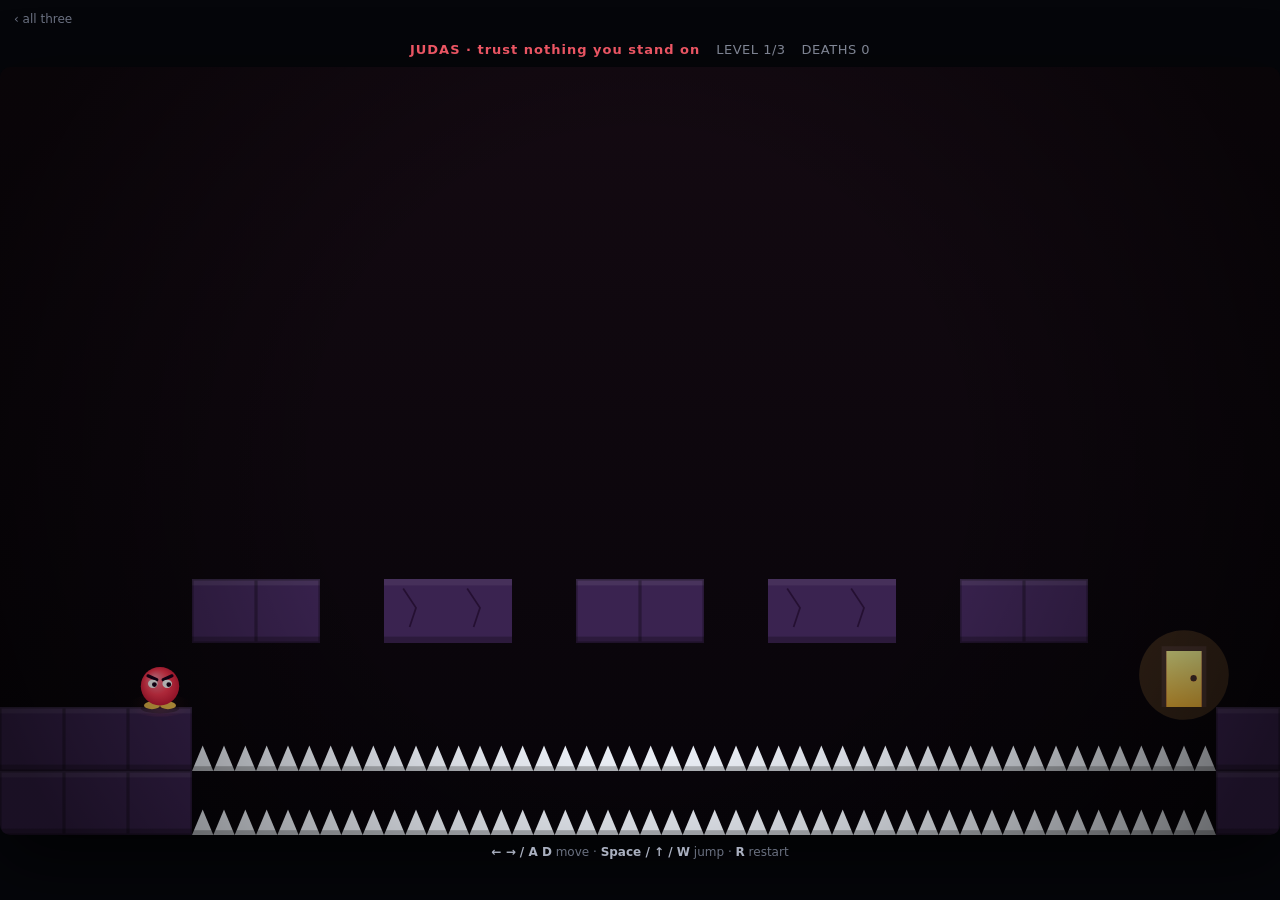
<file: rage/judas.html>
<!doctype html>
<html lang="en"><head>
<meta charset="utf-8"/>
<meta name="viewport" content="width=device-width, initial-scale=1.0, user-scalable=no"/>
<title>Devil's Lie — JUDAS</title>
<style>
  html,body{margin:0;height:100%;background:#05060a;color:#cdd3df;font-family:system-ui,sans-serif;
    display:flex;flex-direction:column;align-items:center;justify-content:center;gap:10px;overflow:hidden;touch-action:none}
  .bar{display:flex;gap:16px;align-items:center;font-size:13px;letter-spacing:.5px}
  .bar .nm{color:#ff5d6c;font-weight:700;letter-spacing:1px}
  .bar .s{color:#8a90a0}
  canvas{image-rendering:auto;border-radius:10px;box-shadow:0 24px 70px rgba(0,0,0,.7);background:#05060a;display:block}
  .hint{font-size:12px;color:#6a7080}
  .hint b{color:#aab0c0}
  a.back{position:fixed;left:14px;top:12px;font-size:12px;color:#6a7080;text-decoration:none}
  a.back:hover{color:#ff5d6c}
</style></head>
<body>
  <a class="back" href="index.html">‹ all three</a>
  <div class="bar"><span class="nm" id="hud-name">JUDAS</span><span class="s" id="hud-l">LEVEL 1/3</span><span class="s" id="hud-d">DEATHS 0</span></div>
  <canvas id="game" width="800" height="480"></canvas>
  <div class="hint"><b>← → / A D</b> move · <b>Space / ↑ / W</b> jump · <b>R</b> restart</div>
  <script src="core.js"></script>
  <script src="judas.js"></script>
  <script>Rage.init(window.MECH_JUDAS);</script>
</body></html>
</file>
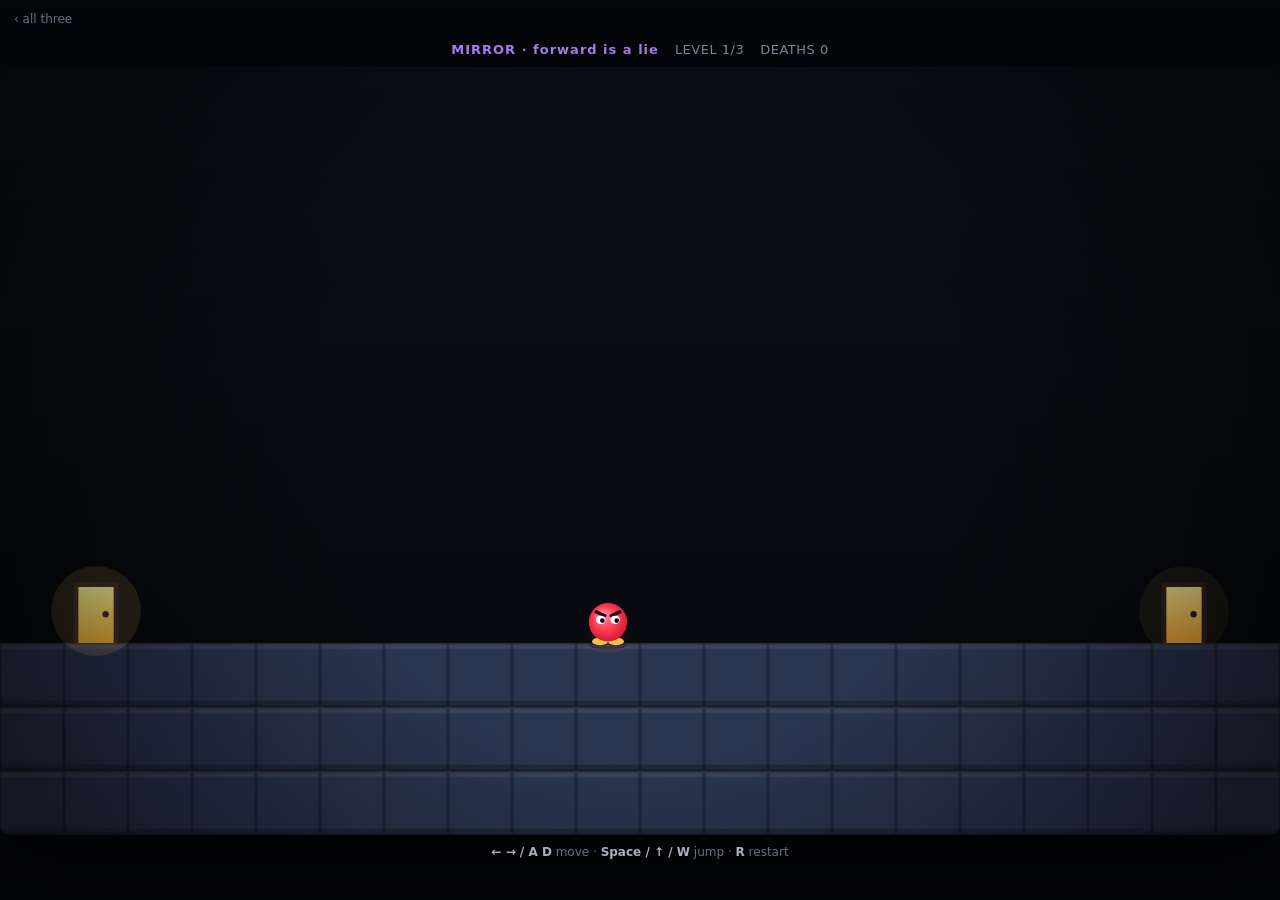
<file: rage/mirror.html>
<!doctype html>
<html lang="en"><head>
<meta charset="utf-8"/>
<meta name="viewport" content="width=device-width, initial-scale=1.0, user-scalable=no"/>
<title>Devil's Lie — MIRROR</title>
<style>
  html,body{margin:0;height:100%;background:#05060a;color:#cdd3df;font-family:system-ui,sans-serif;
    display:flex;flex-direction:column;align-items:center;justify-content:center;gap:10px;overflow:hidden;touch-action:none}
  .bar{display:flex;gap:16px;align-items:center;font-size:13px;letter-spacing:.5px}
  .bar .nm{color:#b388ff;font-weight:700;letter-spacing:1px}
  .bar .s{color:#8a90a0}
  canvas{image-rendering:auto;border-radius:10px;box-shadow:0 24px 70px rgba(0,0,0,.7);background:#05060a;display:block}
  .hint{font-size:12px;color:#6a7080}
  .hint b{color:#aab0c0}
  a.back{position:fixed;left:14px;top:12px;font-size:12px;color:#6a7080;text-decoration:none}
  a.back:hover{color:#b388ff}
</style></head>
<body>
  <a class="back" href="index.html">‹ all three</a>
  <div class="bar"><span class="nm" id="hud-name">MIRROR</span><span class="s" id="hud-l">LEVEL 1/3</span><span class="s" id="hud-d">DEATHS 0</span></div>
  <canvas id="game" width="800" height="480"></canvas>
  <div class="hint"><b>← → / A D</b> move · <b>Space / ↑ / W</b> jump · <b>R</b> restart</div>
  <script src="core.js"></script>
  <script src="mirror.js"></script>
  <script>Rage.init(window.MECH_MIRROR);</script>
</body></html>
</file>
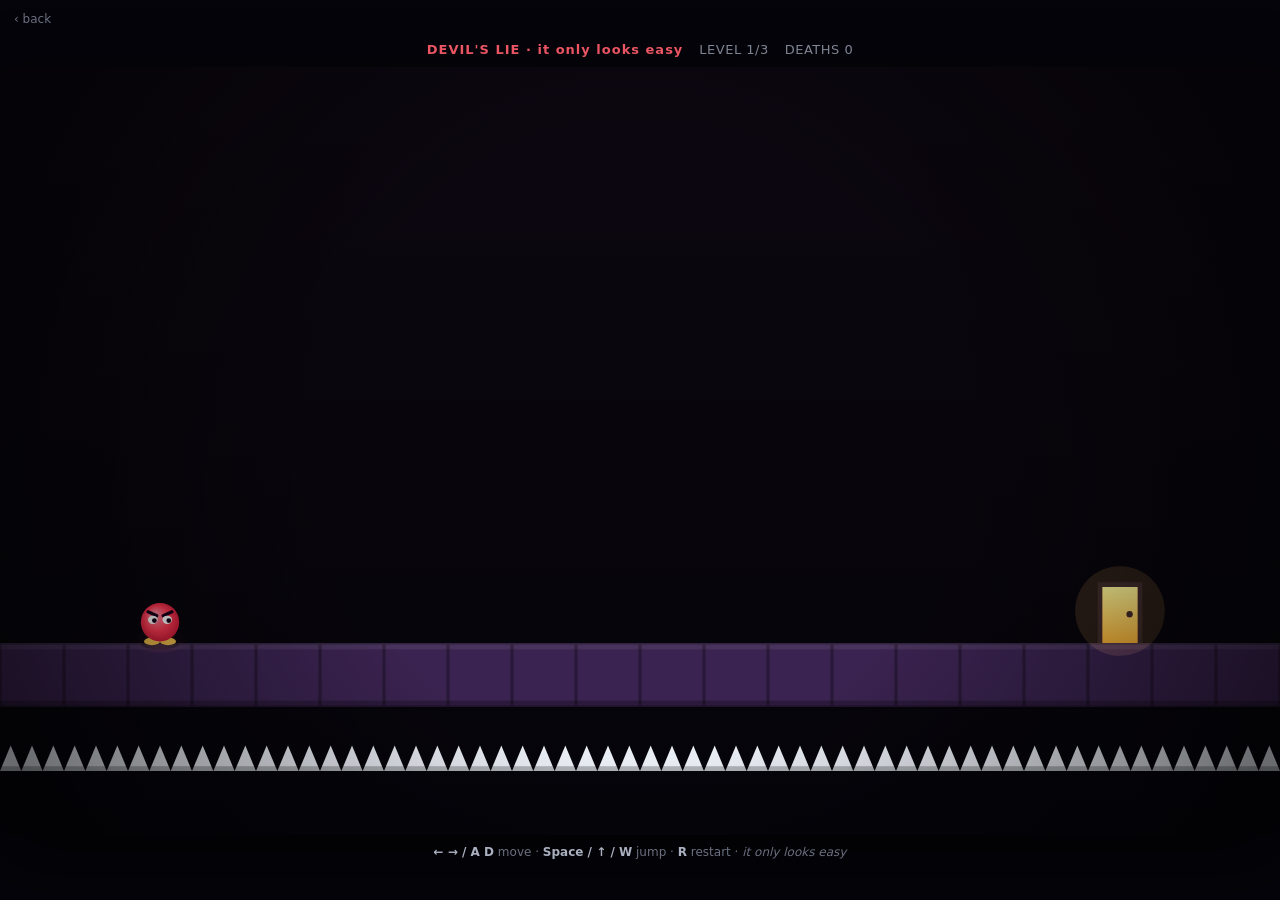
<file: rage/rage.html>
<!doctype html>
<html lang="en"><head>
<meta charset="utf-8"/>
<meta name="viewport" content="width=device-width, initial-scale=1.0, user-scalable=no"/>
<title>Devil's Lie — it only looks easy</title>
<style>
  html,body{margin:0;height:100%;background:#05040a;color:#cdd3df;font-family:system-ui,sans-serif;
    display:flex;flex-direction:column;align-items:center;justify-content:center;gap:10px;overflow:hidden;touch-action:none}
  .bar{display:flex;gap:16px;align-items:center;font-size:13px;letter-spacing:.5px}
  .bar .nm{color:#ff5d6c;font-weight:700;letter-spacing:1px}
  .bar .s{color:#8a90a0}
  canvas{image-rendering:auto;border-radius:10px;box-shadow:0 24px 70px rgba(0,0,0,.7);background:#05040a;display:block}
  .hint{font-size:12px;color:#6a7080}.hint b{color:#aab0c0}
  a.back{position:fixed;left:14px;top:12px;font-size:12px;color:#6a7080;text-decoration:none}a.back:hover{color:#ff5d6c}
</style></head>
<body>
  <a class="back" href="index.html">‹ back</a>
  <div class="bar"><span class="nm" id="hud-name">DEVIL'S LIE</span><span class="s" id="hud-l">LEVEL 1/3</span><span class="s" id="hud-d">DEATHS 0</span></div>
  <canvas id="game" width="800" height="480"></canvas>
  <div class="hint"><b>← → / A D</b> move · <b>Space / ↑ / W</b> jump · <b>R</b> restart · <i>it only looks easy</i></div>
  <script src="core.js"></script>
  <script src="trap.js"></script>
  <script>Rage.init(window.MECH_TRAP);</script>
</body></html>
</file>
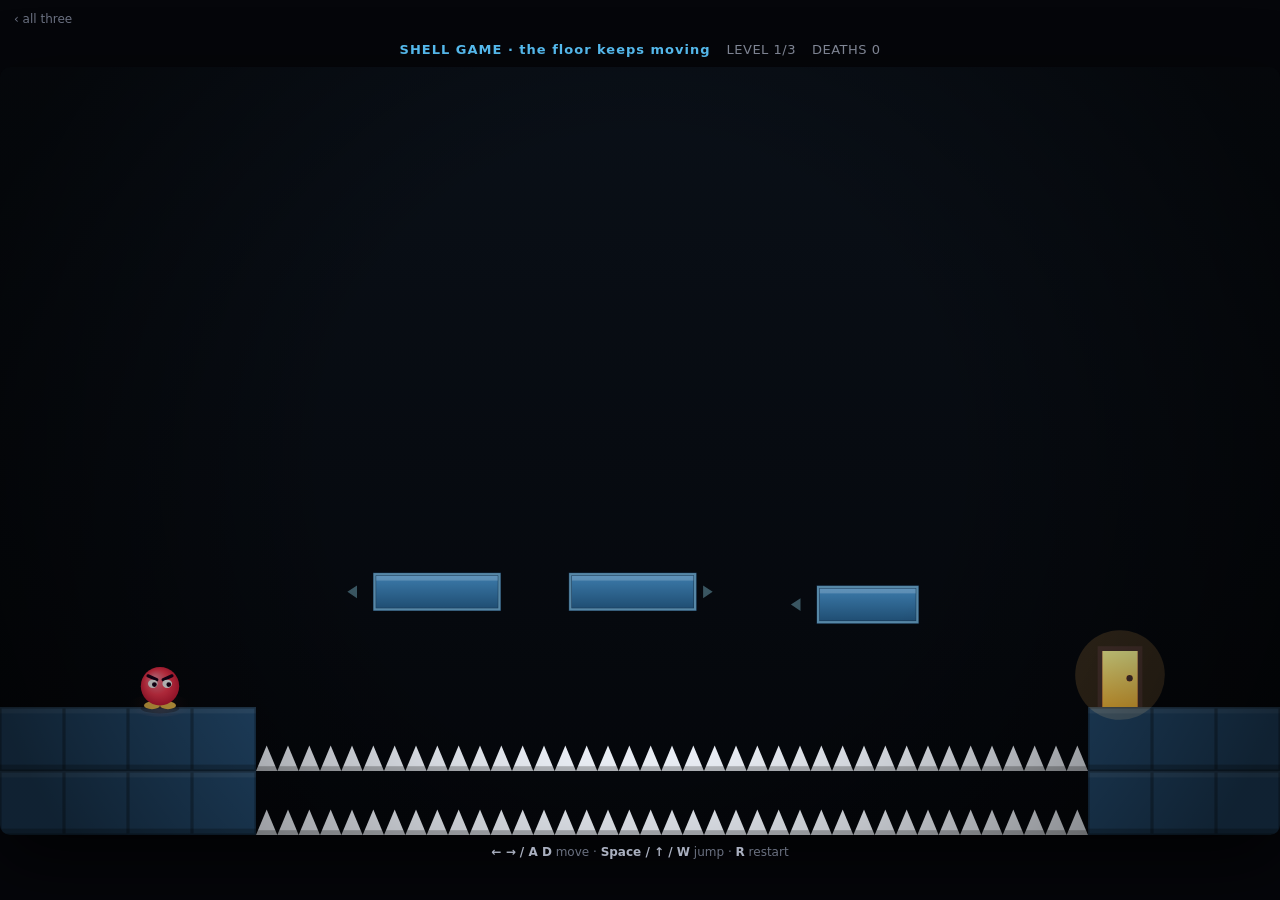
<file: rage/shell.html>
<!doctype html>
<html lang="en"><head>
<meta charset="utf-8"/>
<meta name="viewport" content="width=device-width, initial-scale=1.0, user-scalable=no"/>
<title>Devil's Lie — SHELL GAME</title>
<style>
  html,body{margin:0;height:100%;background:#05060a;color:#cdd3df;font-family:system-ui,sans-serif;
    display:flex;flex-direction:column;align-items:center;justify-content:center;gap:10px;overflow:hidden;touch-action:none}
  .bar{display:flex;gap:16px;align-items:center;font-size:13px;letter-spacing:.5px}
  .bar .nm{color:#5cc8ff;font-weight:700;letter-spacing:1px}
  .bar .s{color:#8a90a0}
  canvas{image-rendering:auto;border-radius:10px;box-shadow:0 24px 70px rgba(0,0,0,.7);background:#05060a;display:block}
  .hint{font-size:12px;color:#6a7080}
  .hint b{color:#aab0c0}
  a.back{position:fixed;left:14px;top:12px;font-size:12px;color:#6a7080;text-decoration:none}
  a.back:hover{color:#5cc8ff}
</style></head>
<body>
  <a class="back" href="index.html">‹ all three</a>
  <div class="bar"><span class="nm" id="hud-name">SHELL GAME</span><span class="s" id="hud-l">LEVEL 1/3</span><span class="s" id="hud-d">DEATHS 0</span></div>
  <canvas id="game" width="800" height="480"></canvas>
  <div class="hint"><b>← → / A D</b> move · <b>Space / ↑ / W</b> jump · <b>R</b> restart</div>
  <script src="core.js"></script>
  <script src="shell.js"></script>
  <script>Rage.init(window.MECH_SHELL);</script>
</body></html>
</file>
<file: style.css>
:root {
  --bg: #0b0b12;
  --ink: #f4f4f8;
  --red: #ff3b54;
  --red-deep: #c01030;
  --gold: #ffcf5c;
  --pink: #ff5d9e;
}

* { box-sizing: border-box; margin: 0; padding: 0; -webkit-tap-highlight-color: transparent; }

html, body {
  width: 100%; height: 100%;
  background:
    radial-gradient(1200px 600px at 50% -10%, #2a0f1e 0%, transparent 60%),
    radial-gradient(circle at 50% 120%, #160a16 0%, var(--bg) 60%);
  color: var(--ink);
  font-family: "Poppins", system-ui, sans-serif;
  display: flex; align-items: center; justify-content: center;
  overflow: hidden;
  -webkit-user-select: none; user-select: none;
  touch-action: none;
}

/* frame is sized by JS to match the letterboxed canvas */
#frame {
  position: relative;
  width: 800px; height: 480px;
  border-radius: 12px;
  overflow: hidden;
  box-shadow: 0 30px 90px rgba(0,0,0,.65), 0 0 0 1px rgba(255,255,255,.05) inset;
}

canvas#game {
  display: block;
  width: 100%; height: 100%;
  background: #0d0d16;
  image-rendering: auto;
}

/* ---------- HUD ---------- */
#hud {
  position: absolute; top: 0; left: 0; right: 0; height: 38px;
  display: flex; align-items: center; justify-content: space-between;
  padding: 0 14px;
  font-family: "Press Start 2P", monospace; font-size: 10px; letter-spacing: .5px;
  color: var(--gold);
  background: linear-gradient(180deg, rgba(0,0,0,.5), rgba(0,0,0,0));
  z-index: 5; pointer-events: none;
  text-shadow: 0 2px 0 rgba(0,0,0,.5);
}
#hud-deaths { color: var(--red); }

/* ---------- Fullscreen button ---------- */
#fs-btn {
  position: absolute; right: 10px; bottom: 10px; z-index: 6;
  width: 38px; height: 38px; border-radius: 9px;
  background: rgba(0,0,0,.4); color: var(--ink);
  border: 1px solid rgba(255,255,255,.15);
  font-size: 18px; cursor: pointer; line-height: 1;
}
#fs-btn:active { transform: scale(.92); }

/* ---------- Top-right icon buttons (music + settings) ---------- */
#topbtns { position: absolute; top: 42px; right: 8px; z-index: 20; display: flex; gap: 6px; }
.iconbtn {
  width: 34px; height: 34px; border-radius: 9px;
  background: rgba(20,16,28,.5); color: var(--gold);
  border: 1px solid rgba(255,255,255,.16);
  font-size: 16px; cursor: pointer; line-height: 1;
  display: flex; align-items: center; justify-content: center;
  transition: transform .06s ease, background .12s ease;
}
.iconbtn:hover { background: rgba(40,30,52,.7); }
.iconbtn:active { transform: scale(.92); }
.iconbtn.off { color: #7a7a8a; opacity: .8; }

/* ---------- Settings panel ---------- */
.settings-box { width: min(420px, 92vw); display: flex; flex-direction: column; gap: 16px; margin: 14px 0 4px; text-align: left; }
.set-row { display: flex; flex-direction: column; gap: 8px; }
.set-row > label { font-family: "Press Start 2P", monospace; font-size: 10px; color: #c9c9d6; letter-spacing: .3px; }
.set-val { color: var(--gold); }
.seg { display: flex; border: 1px solid rgba(255,255,255,.16); border-radius: 9px; overflow: hidden; }
.seg button {
  flex: 1; padding: 10px 6px; background: rgba(255,255,255,.03); color: #c9c9d6;
  border: none; border-right: 1px solid rgba(255,255,255,.1); cursor: pointer;
  font-family: "Poppins", sans-serif; font-weight: 700; font-size: 13px;
}
.seg button:last-child { border-right: none; }
.seg button.sel { background: linear-gradient(180deg, var(--gold), #f0a92e); color: #1a0008; }
input[type="range"] {
  -webkit-appearance: none; appearance: none; width: 100%; height: 6px; border-radius: 4px;
  background: rgba(255,255,255,.14); outline: none;
}
input[type="range"]::-webkit-slider-thumb {
  -webkit-appearance: none; appearance: none; width: 20px; height: 20px; border-radius: 50%;
  background: var(--gold); cursor: pointer; border: 2px solid #1a0008; box-shadow: 0 0 8px rgba(255,207,92,.4);
}
input[type="range"]::-moz-range-thumb { width: 20px; height: 20px; border-radius: 50%; background: var(--gold); cursor: pointer; border: 2px solid #1a0008; }
.set-note { font-size: 11px; color: #8a8a9a; line-height: 1.5; margin-top: 2px; }

/* ---------- Power pick ---------- */
.power-kicker { font-family: "Press Start 2P", monospace; font-size: clamp(13px, 2.6vw, 20px);
  color: var(--gold); letter-spacing: 2px; text-shadow: 0 0 18px rgba(255,207,92,.5); margin-bottom: 4px; }
.power-sub { font-size: 13px; color: #c9c9d6; margin-bottom: 14px; }
.power-cards { display: flex; gap: 14px; flex-wrap: wrap; justify-content: center; }
.pcard {
  width: 168px; padding: 14px 12px 16px; border-radius: 14px; cursor: pointer; text-align: center;
  background: linear-gradient(180deg, rgba(255,255,255,.06), rgba(255,255,255,.015));
  border: 1px solid rgba(255,255,255,.12); color: #ececf4;
  transition: transform .12s ease, box-shadow .12s ease, border-color .12s ease;
  box-shadow: 0 12px 30px rgba(0,0,0,.4);
}
.pcard:hover { transform: translateY(-6px); border-color: rgba(255,207,92,.6);
  box-shadow: 0 0 26px rgba(255,207,92,.22), 0 16px 34px rgba(0,0,0,.5); }
.pcard:active { transform: translateY(-2px); }
.picon { width: 84px; height: 84px; display: block; margin: 0 auto 8px; }
.pname { font-family: "Press Start 2P", monospace; font-size: 11px; color: #fff; letter-spacing: .5px; }
.pboon { font-size: 12px; color: #7fe0a0; margin-top: 8px; font-weight: 600; }
.pcost { font-size: 12px; color: #ff7a8a; margin-top: 3px; font-weight: 600; }
.parchment {
  margin: 16px 0 4px; max-width: 460px; padding: 12px 18px; font-size: 12px; line-height: 1.5;
  color: #3a2a12; text-align: center;
  background: linear-gradient(180deg, #efe0bd, #e2cd9c); border: 1px solid #b59a63;
  border-radius: 6px; box-shadow: inset 0 0 18px rgba(120,90,40,.35), 0 8px 20px rgba(0,0,0,.4);
}
.parchment b { color: #5a3a10; }
@media (max-height: 460px) { .picon { width: 60px; height: 60px; } .pcard { width: 140px; padding: 10px; } .parchment { display: none; } }

/* ---------- Stage interstitial ---------- */
.stage-kicker { font-family: "Press Start 2P", monospace; font-size: clamp(12px, 2.4vw, 18px);
  color: var(--gold); letter-spacing: 3px; margin-bottom: 8px; text-shadow: 0 0 16px rgba(255,207,92,.5); }

/* ---------- Overlays ---------- */
.overlay {
  position: absolute; inset: 0; z-index: 10;
  display: flex; flex-direction: column; align-items: center; justify-content: center;
  text-align: center; padding: 18px; gap: 6px;
  background: radial-gradient(circle at 50% 35%, rgba(40,8,18,.9), rgba(8,8,14,.97));
  backdrop-filter: blur(3px);
  overflow: auto;
}
.overlay.hidden { display: none; }

.logo {
  font-family: "Press Start 2P", monospace;
  font-size: clamp(24px, 5.2vw, 50px); line-height: 1.18;
  text-shadow: 0 4px 0 var(--red-deep), 0 0 30px rgba(255,59,84,.5);
}
.logo span { display: block; color: var(--red); }
.logo.won span { color: var(--gold); font-size: .5em; }
.logo.small { font-size: clamp(18px, 3.5vw, 30px); }

.tag { margin-top: 8px; font-weight: 800; font-size: clamp(13px, 2.2vw, 19px); color: var(--gold); }
.sub { font-size: 12px; line-height: 1.6; color: #c9c9d6; max-width: 440px; }

/* name input */
.namebox { margin-top: 12px; display: flex; flex-direction: column; align-items: center; gap: 6px; }
.namebox label { font-family: "Press Start 2P", monospace; font-size: 10px; color: #9a9ab0; }
#name-input {
  width: min(280px, 80vw); padding: 12px 14px; text-align: center;
  font-family: "Press Start 2P", monospace; font-size: 14px;
  color: var(--ink); background: #15101f; border: 2px solid var(--red-deep);
  border-radius: 10px; outline: none; text-transform: uppercase;
}
#name-input:focus { border-color: var(--gold); box-shadow: 0 0 16px rgba(255,207,92,.3); }
.geo-line { font-size: 11px; color: #8a8a9a; min-height: 14px; }

/* buttons */
.btn {
  margin-top: 12px; font-family: "Press Start 2P", monospace; font-size: 14px;
  color: #1a0008; background: linear-gradient(180deg, var(--gold), #f0a92e);
  border: none; padding: 14px 30px; border-radius: 10px; cursor: pointer;
  box-shadow: 0 6px 0 #9a6a10, 0 12px 22px rgba(0,0,0,.4);
  transition: transform .06s ease, box-shadow .06s ease;
}
.btn:active { transform: translateY(4px); box-shadow: 0 2px 0 #9a6a10; }
.btn.ghost {
  background: transparent; color: var(--gold);
  border: 2px solid rgba(255,207,92,.55); box-shadow: none; font-size: 11px; padding: 11px 20px;
}
.btn.ghost:active { transform: translateY(2px); }
.btn.disabled, .btn:disabled {
  filter: grayscale(.7) brightness(.7); cursor: not-allowed;
  box-shadow: 0 6px 0 #5a4a30, 0 12px 22px rgba(0,0,0,.35);
}
.btn.disabled:active, .btn:disabled:active { transform: none; }

/* name-required nudge */
@keyframes nameShake {
  0%,100% { transform: translateX(0); }
  20% { transform: translateX(-7px); } 40% { transform: translateX(7px); }
  60% { transform: translateX(-5px); } 80% { transform: translateX(5px); }
}
#name-input.shake { animation: nameShake .4s ease; border-color: var(--red); }

.controls { margin-top: 16px; font-size: 10px; color: #8a8a9a; letter-spacing: .3px; }

/* ---------- Leaderboard ---------- */
/* Podium — top 3 in a stepped layout */
.lb-podium { display: flex; align-items: flex-end; justify-content: center; gap: 10px; margin: 12px 0 4px; width: min(560px, 94vw); }
.pod { flex: 1 1 0; max-width: 150px; border-radius: 12px 12px 8px 8px;
  background: linear-gradient(180deg, rgba(255,255,255,.07), rgba(255,255,255,.02));
  border: 1px solid rgba(255,255,255,.10); padding: 10px 6px 12px; text-align: center;
  position: relative; box-shadow: 0 10px 26px rgba(0,0,0,.4); }
.pod-medal { font-size: 26px; line-height: 1; filter: drop-shadow(0 2px 4px rgba(0,0,0,.5)); }
.pod-flag { font-size: 20px; margin-top: 2px; }
.pod-name { font-weight: 800; font-size: 13px; margin-top: 4px; color: #fff; word-break: break-word;
  white-space: nowrap; overflow: hidden; text-overflow: ellipsis; }
.pod-stat { font-size: 11px; color: #c9c9d6; }
.pod-stat b { color: var(--red); }
.pod-time { color: #9a9ab0; }
.pod-first  { padding-top: 16px; border-color: rgba(255,217,92,.6);
  background: linear-gradient(180deg, rgba(255,207,92,.22), rgba(255,207,92,.04)); box-shadow: 0 0 26px rgba(255,207,92,.25), 0 12px 28px rgba(0,0,0,.45); transform: translateY(-8px); }
.pod-first .pod-medal { font-size: 32px; }
.pod-second { border-color: rgba(216,216,226,.5); background: linear-gradient(180deg, rgba(216,216,226,.16), rgba(216,216,226,.03)); }
.pod-third  { border-color: rgba(224,153,90,.5); background: linear-gradient(180deg, rgba(224,153,90,.16), rgba(224,153,90,.03)); }
.pod.me { outline: 2px solid var(--red); outline-offset: 2px; }

/* List — ranks 4+ */
.lb-list { width: min(560px, 94vw); max-height: 34vh; overflow-y: auto; margin-top: 8px;
  border: 1px solid rgba(255,255,255,.08); border-radius: 10px; background: rgba(0,0,0,.25); }
.lb-row { display: flex; align-items: center; gap: 6px; padding: 9px 12px; font-size: 13px;
  border-top: 1px solid rgba(255,255,255,.05); }
.lb-row:first-child { border-top: none; }
.lb-row .r { width: 30px; color: var(--gold); font-weight: 800; }
.lb-row .f { width: 24px; font-size: 16px; }
.lb-row .n { flex: 1; font-weight: 700; white-space: nowrap; overflow: hidden; text-overflow: ellipsis; }
.lb-row .d { width: 64px; text-align: right; color: #c9c9d6; }
.lb-row .t { width: 60px; text-align: right; color: #9a9ab0; }
.lb-head { position: sticky; top: 0; background: #1a0e1a; color: var(--gold);
  font-family: "Press Start 2P", monospace; font-size: 8px; }
.lb-head .d, .lb-head .t, .lb-head .n { color: var(--gold); }
.lb-row:nth-child(even):not(.lb-head) { background: rgba(255,255,255,.02); }
.lb-done { color: var(--gold); font-weight: 700; }
.lb-prog { color: #8fa6c8; }
.lb-me { background: rgba(255,59,84,.16) !important; box-shadow: inset 3px 0 0 var(--red); }
.lb-loading, .lb-empty { padding: 22px; text-align: center; color: #c9c9d6; font-size: 13px; line-height: 1.6; }
.lb-actions { display: flex; gap: 10px; margin-top: 10px; }

/* ---------- Touch controls ----------
   Kept translucent + tucked into the corners so they never hide the balloon
   or the action. They brighten only while pressed. */
#touch { position: absolute; inset: 0; z-index: 7; pointer-events: none; }
#touch.hidden { display: none; }
.t-left { position: absolute; left: 10px; bottom: 10px; display: flex; gap: 8px; }
.t-right { position: absolute; right: 10px; bottom: 10px; }
:root { --tbtn-opacity: 0.4; }
.tbtn {
  pointer-events: auto;
  width: 58px; height: 58px; border-radius: 50%;
  /* dark, smoky glass — no longer a white blob that hides the balloon */
  background: rgba(20,16,28,.45); border: 1.5px solid rgba(255,255,255,.22);
  color: rgba(255,255,255,.8); font-size: 24px; font-weight: 800; cursor: pointer;
  display: flex; align-items: center; justify-content: center;
  opacity: var(--tbtn-opacity); transition: opacity .12s ease, background .12s ease, transform .06s ease;
  -webkit-backdrop-filter: blur(1px); backdrop-filter: blur(1px);
}
.tbtn:active { opacity: 1; background: rgba(40,30,52,.7); transform: scale(.94); }
.tbtn-jump {
  width: 80px; height: 80px; flex-direction: column; line-height: 1.05;
  background: linear-gradient(180deg, rgba(150,40,80,.42), rgba(90,12,30,.42));
  border-color: rgba(255,93,158,.5);
  font-family: "Press Start 2P", monospace; font-size: 11px;
}
.tbtn-jump:active { background: linear-gradient(180deg, rgba(255,93,158,.55), rgba(192,16,48,.55)); }
.tbtn-jump small { font-size: 7px; opacity: .8; margin-top: 4px; font-family: "Poppins"; }
/* tiny screens: shrink further so the corners stay clear */
@media (max-height: 380px) {
  .tbtn { width: 50px; height: 50px; font-size: 20px; }
  .tbtn-jump { width: 68px; height: 68px; font-size: 10px; }
}

/* ---------- Rotate prompt ---------- */
.phone {
  width: 110px; height: 64px; border: 5px solid var(--gold); border-radius: 12px;
  position: relative; animation: rotatePhone 2.2s ease-in-out infinite;
  margin-bottom: 18px;
}
.phone-inner { position: absolute; inset: 6px; border-radius: 4px;
  background: linear-gradient(135deg, rgba(255,207,92,.25), rgba(255,59,84,.25)); }
@keyframes rotatePhone {
  0%, 30%   { transform: rotate(90deg); }
  60%, 100% { transform: rotate(0deg); }
}
#rotate-screen h2 { font-family: "Press Start 2P", monospace; font-size: 16px; color: var(--gold); margin-bottom: 10px; }

/* responsive overlay tightening */
@media (max-height: 430px) {
  .controls, .geo-line { display: none; }
  .btn { margin-top: 8px; padding: 10px 22px; font-size: 12px; }
  .namebox { margin-top: 6px; }
}
</file>
